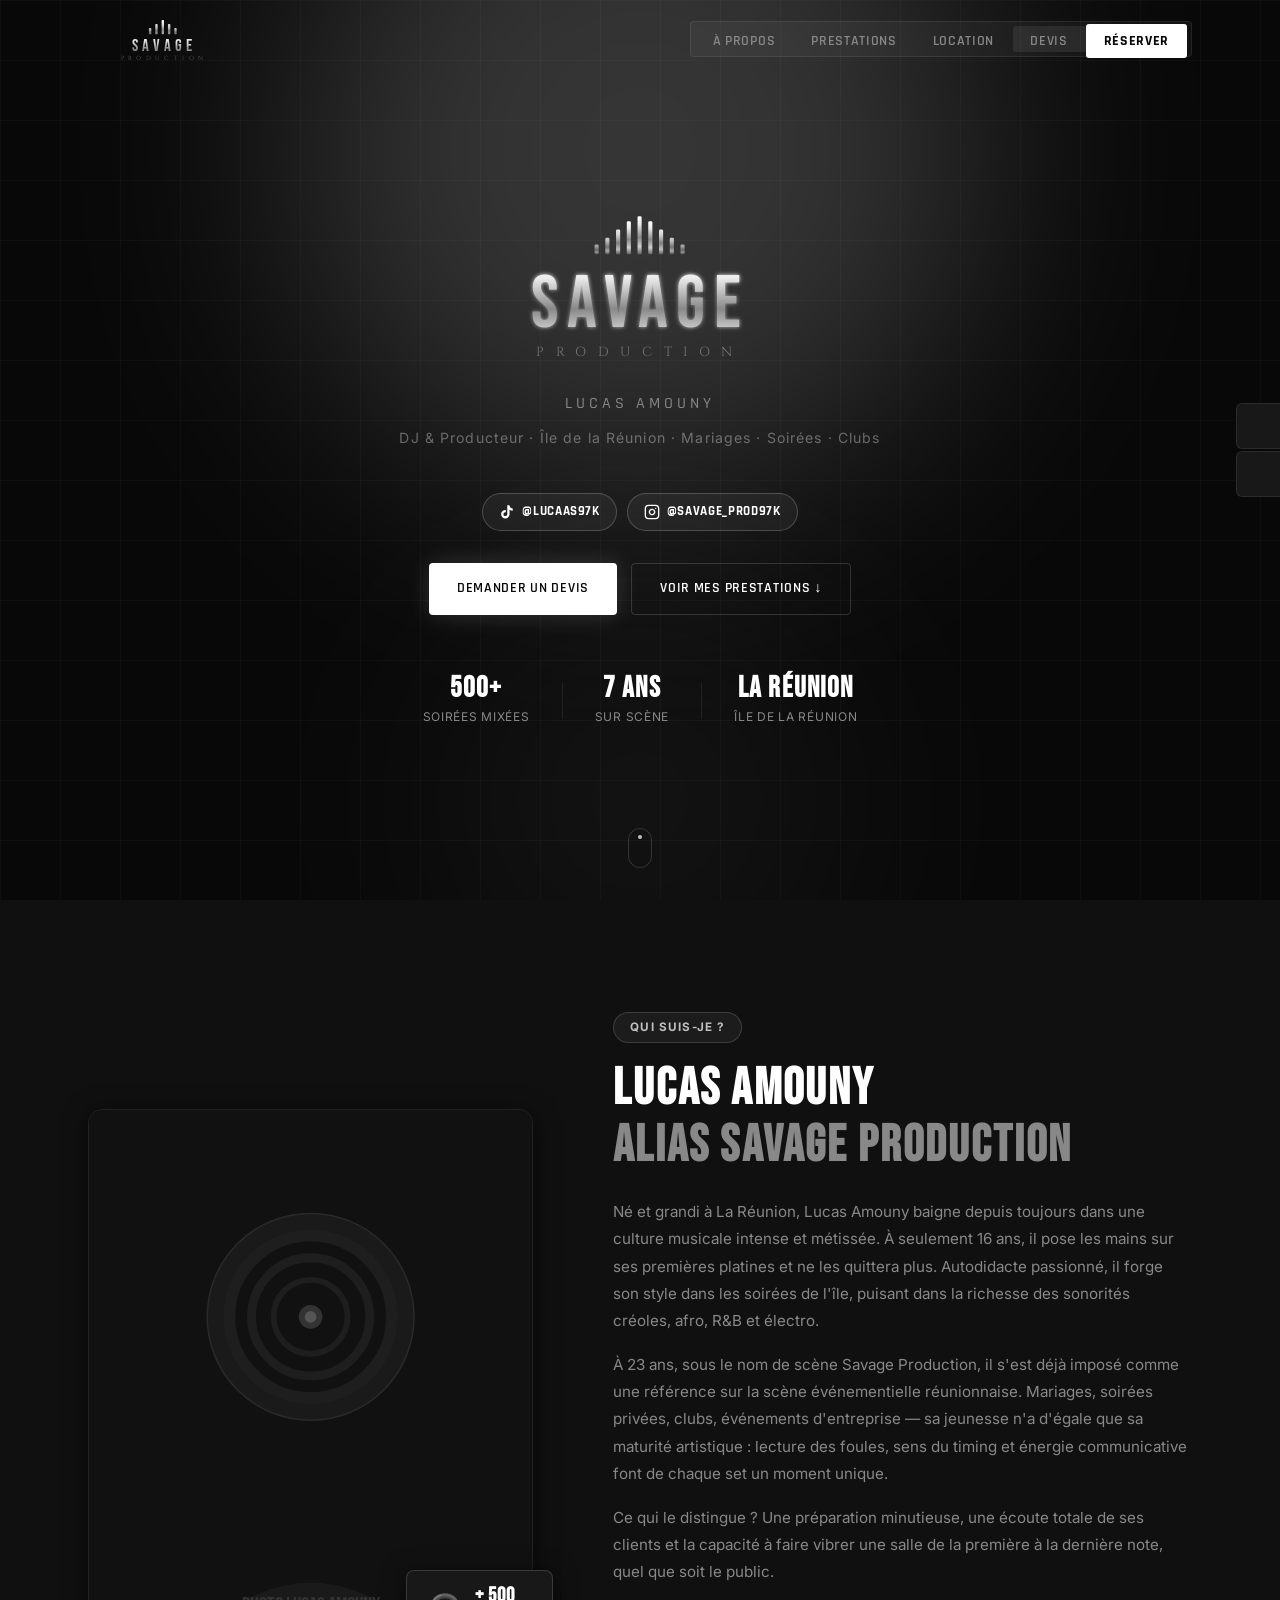
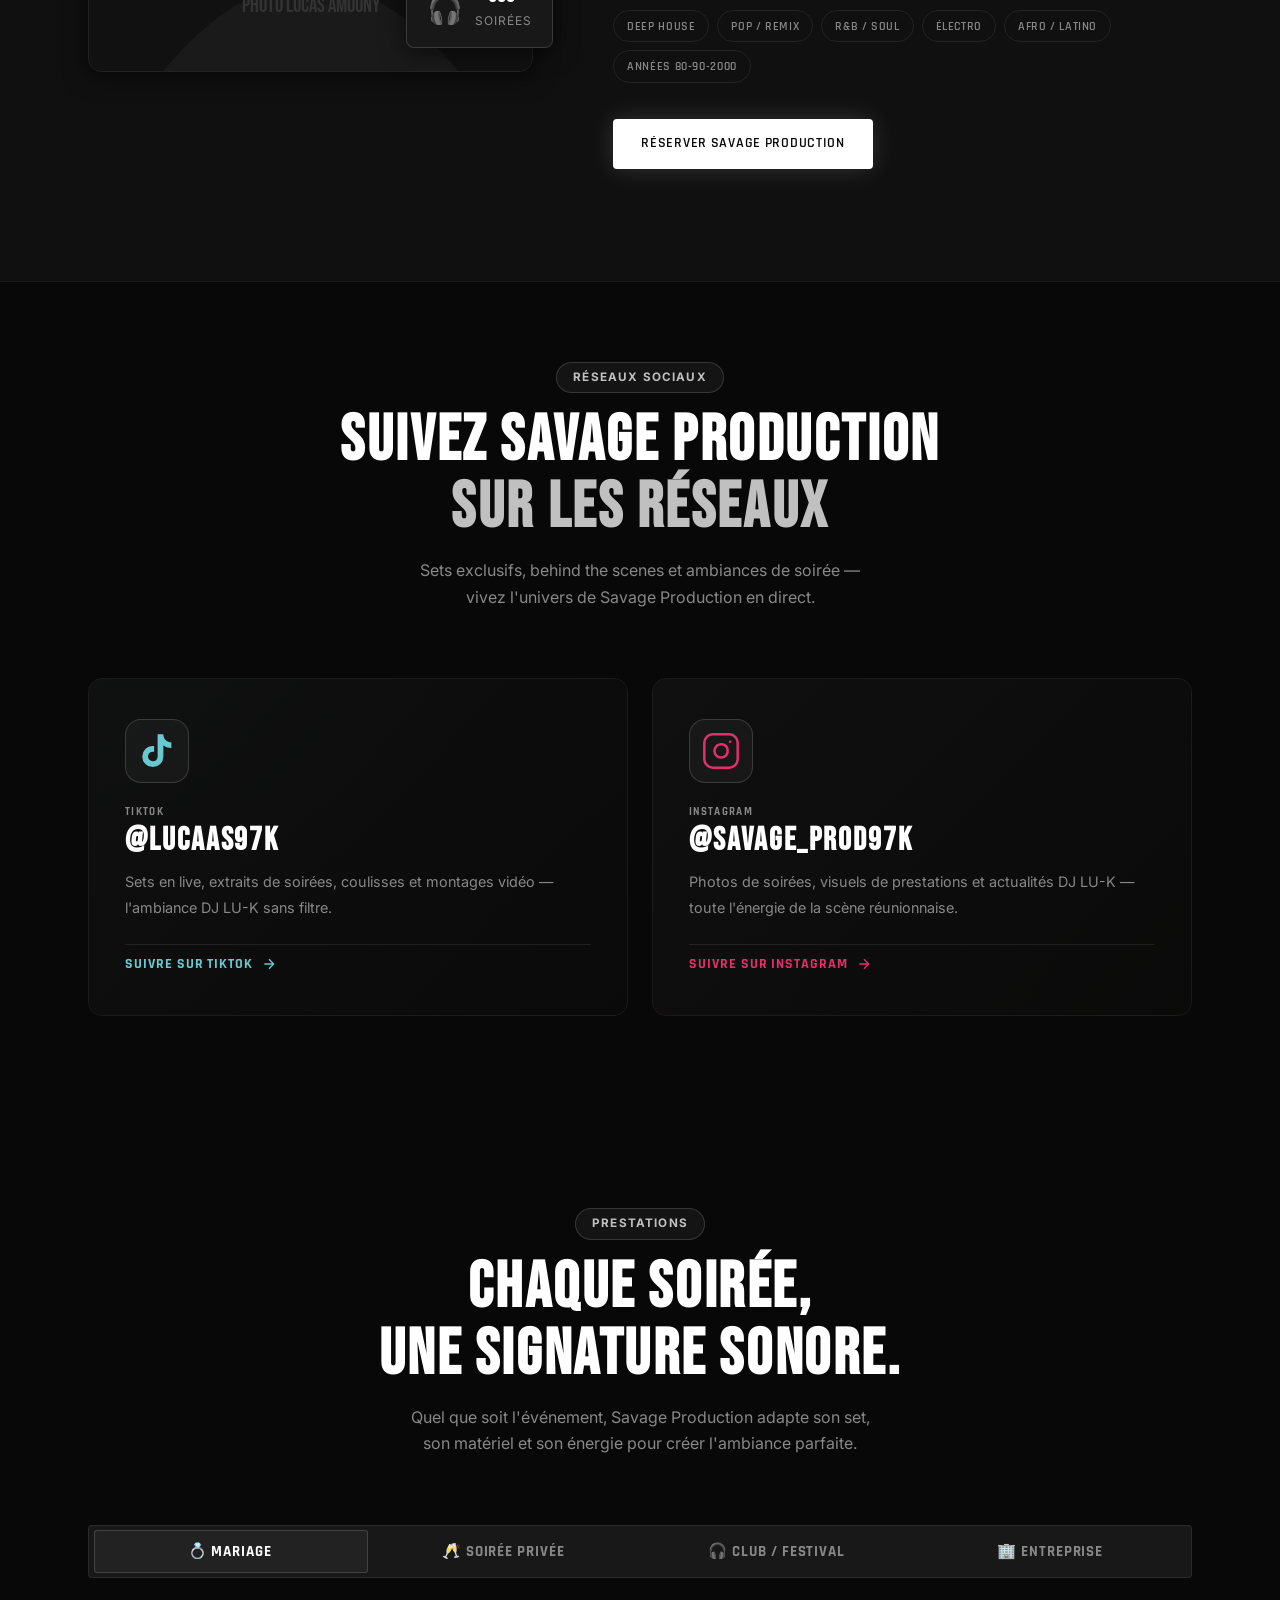
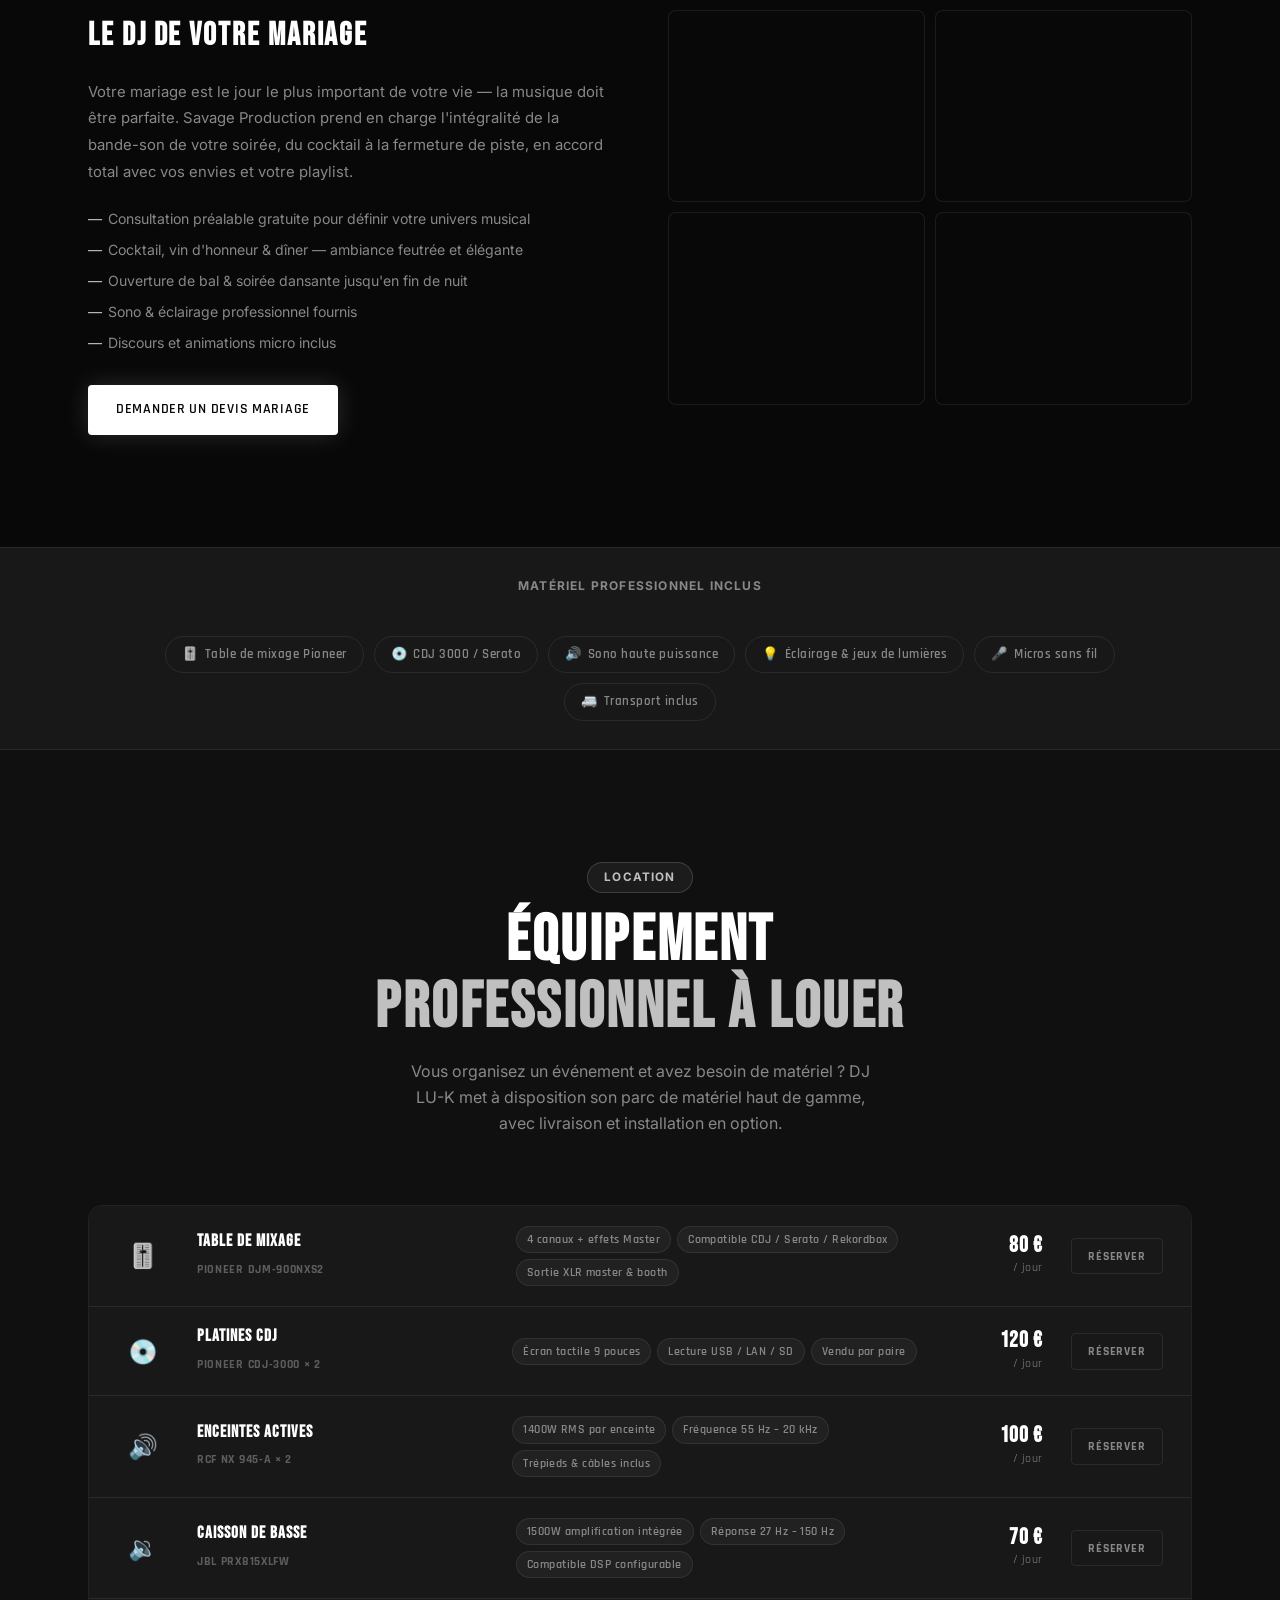
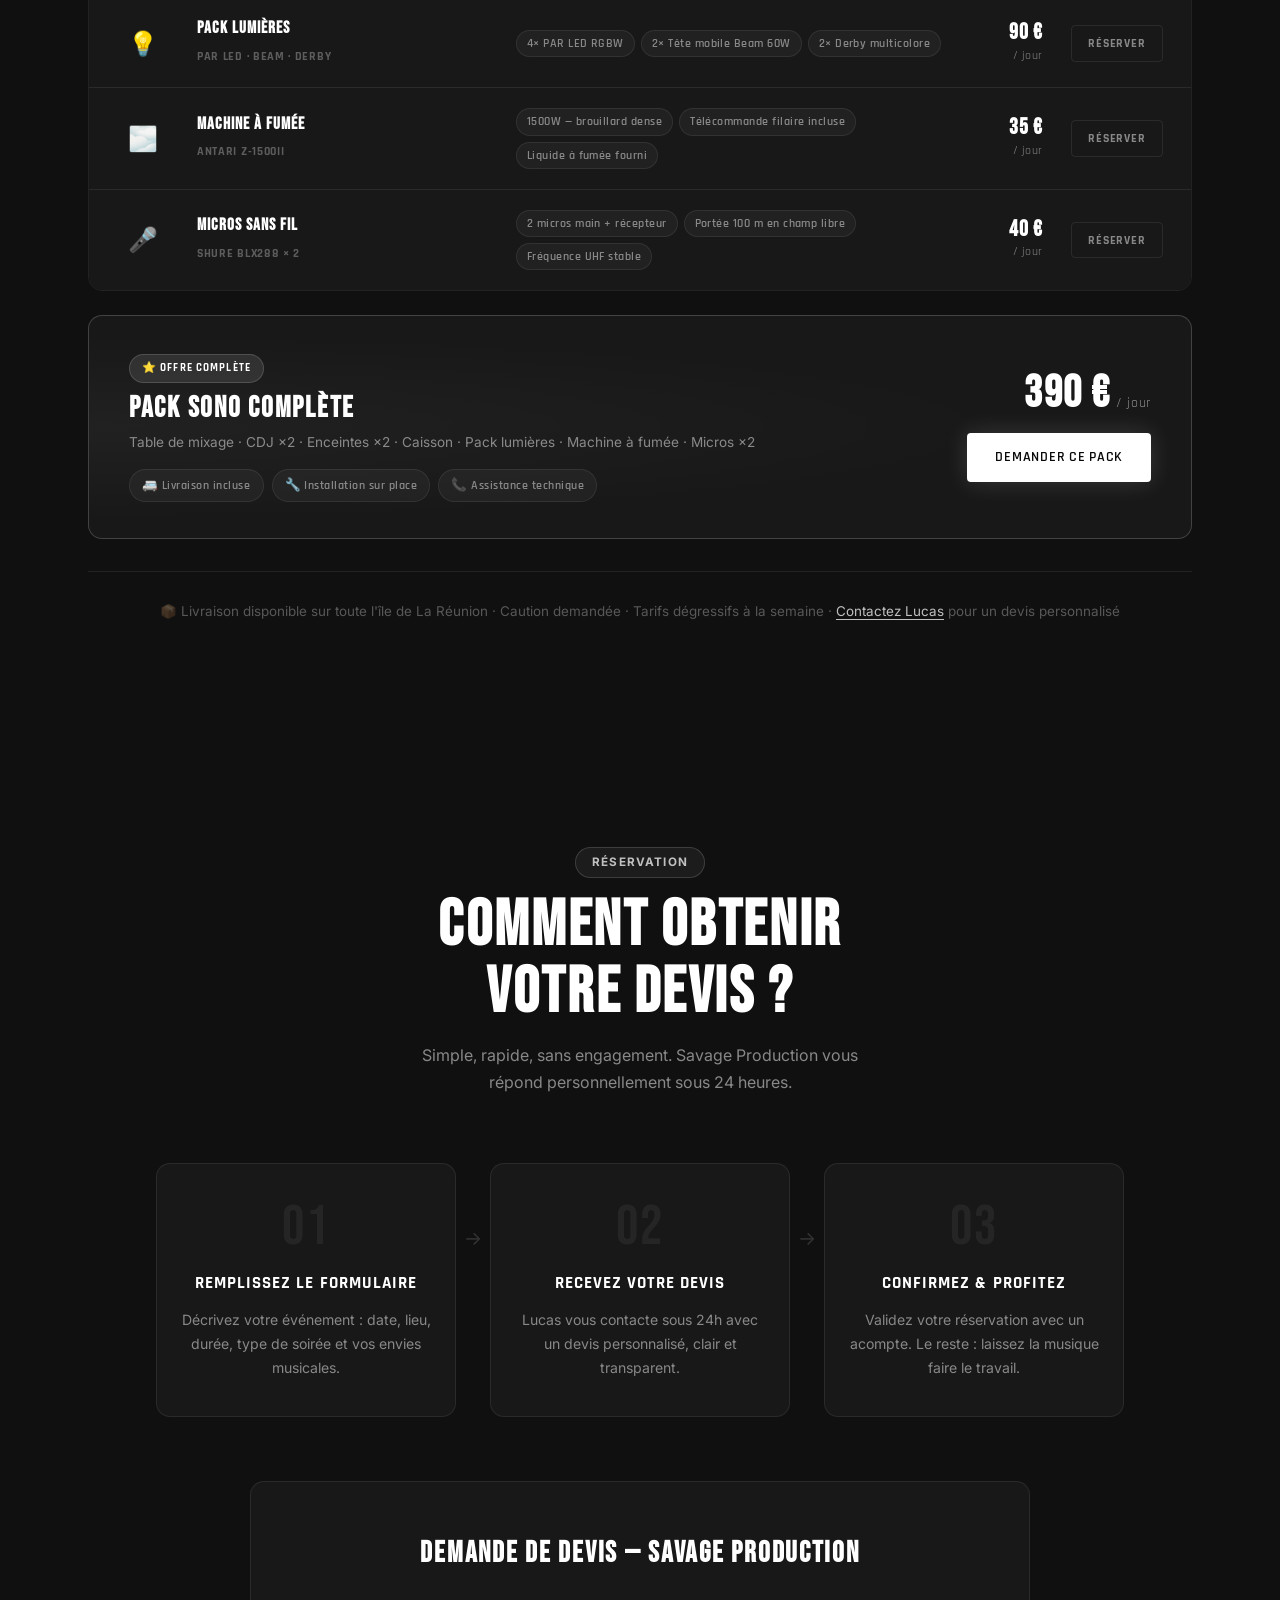
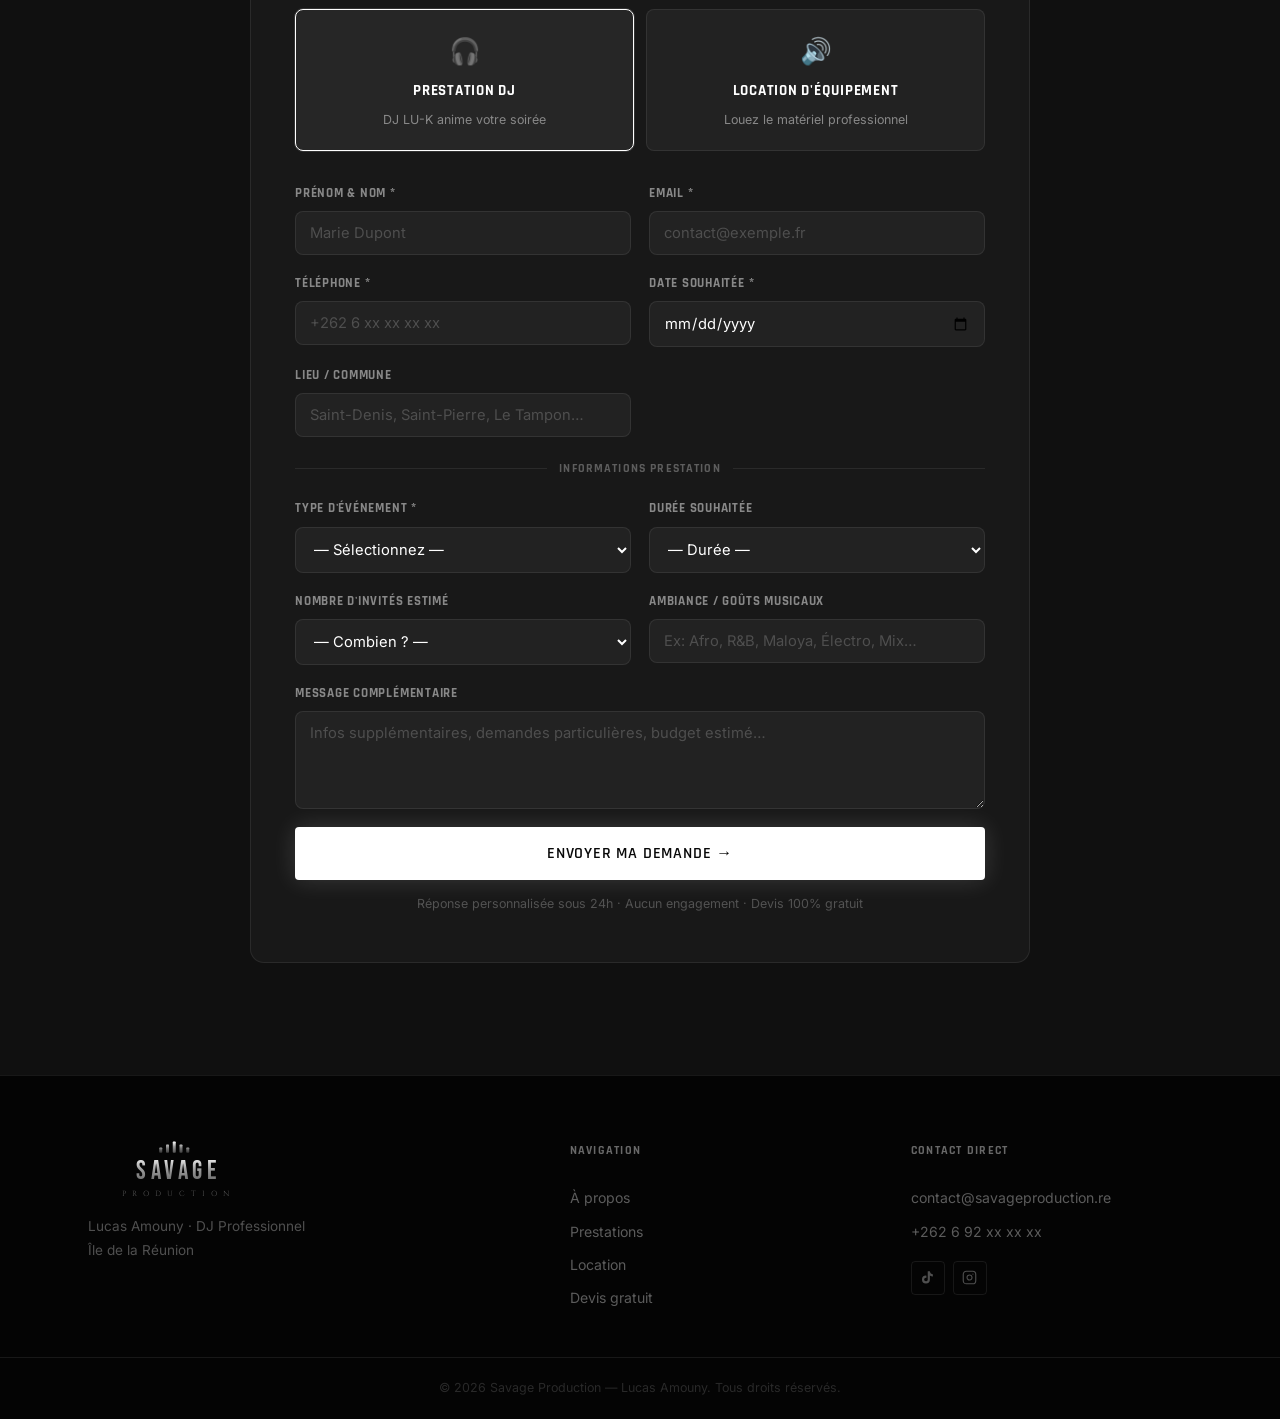
<file: index.html>
<!DOCTYPE html>
<html lang="fr">
<head>
  <meta charset="UTF-8" />
  <meta name="viewport" content="width=device-width, initial-scale=1.0" />
  <title>Savage Production — Lucas Amouny · DJ Professionnel · La Réunion</title>
  <link rel="preconnect" href="https://fonts.googleapis.com" />
  <link rel="preconnect" href="https://fonts.gstatic.com" crossorigin />
  <link href="https://fonts.googleapis.com/css2?family=Bebas+Neue&family=Cinzel:wght@400;600;700&family=Inter:wght@300;400;500;600;700&family=Rajdhani:wght@400;500;600;700&display=swap" rel="stylesheet" />
  <link rel="stylesheet" href="style.css" />
</head>
<body>

  <!-- ── NAVBAR ── -->
  <nav class="navbar" id="navbar">
    <div class="container nav-inner">
      <!-- Logo Savage Production -->
      <a href="#" class="logo">
        <svg class="logo-svg" viewBox="0 0 190 58" xmlns="http://www.w3.org/2000/svg">
          <defs>
            <linearGradient id="chrome-nav" x1="0%" y1="0%" x2="0%" y2="100%">
              <stop offset="0%"   stop-color="#ffffff"/>
              <stop offset="35%"  stop-color="#d8d8d8"/>
              <stop offset="65%"  stop-color="#888"/>
              <stop offset="100%" stop-color="#aaaaaa"/>
            </linearGradient>
          </defs>
          <!-- Égaliseur 5 barres -->
          <rect x="76"  y="15" width="3" height="8"  fill="url(#chrome-nav)" rx="1" opacity=".8"/>
          <rect x="84"  y="10" width="3" height="13" fill="url(#chrome-nav)" rx="1" opacity=".9"/>
          <rect x="92"  y="5"  width="3" height="18" fill="url(#chrome-nav)" rx="1"/>
          <rect x="100" y="10" width="3" height="13" fill="url(#chrome-nav)" rx="1" opacity=".9"/>
          <rect x="108" y="15" width="3" height="8"  fill="url(#chrome-nav)" rx="1" opacity=".8"/>
          <!-- Ligne déco -->
          <line x1="14" y1="26" x2="176" y2="26" stroke="url(#chrome-nav)" stroke-width="0.5" opacity=".35"/>
          <!-- SAVAGE -->
          <text x="95" y="44" text-anchor="middle"
                font-family="'Bebas Neue', sans-serif"
                font-size="21" fill="url(#chrome-nav)" letter-spacing="5">SAVAGE</text>
          <!-- PRODUCTION -->
          <text x="95" y="55" text-anchor="middle"
                font-family="'Cinzel', serif"
                font-size="7.5" fill="#606060" letter-spacing="5.5">PRODUCTION</text>
        </svg>
      </a>
      <ul class="nav-links" id="navLinks">
        <li><a href="#about" data-section="about">À propos</a></li>
        <li><a href="#prestations" data-section="prestations">Prestations</a></li>
        <li><a href="#location" data-section="location">Location</a></li>
        <li><a href="#devis" data-section="devis">Devis</a></li>
        <li><a href="#devis" class="btn-nav">Réserver</a></li>
        <div class="nav-indicator" id="navIndicator"></div>
      </ul>
      <button class="hamburger" id="hamburger" aria-label="Menu">
        <span></span><span></span><span></span>
      </button>
    </div>
  </nav>

  <!-- ── HERO ── -->
  <section class="hero" id="hero">
    <div class="hero-bg">
      <div class="hero-glow g1"></div>
      <div class="hero-glow g2"></div>
      <div class="hero-lines"></div>
    </div>
    <div class="container hero-content">
      <!-- Grand logo centré -->
      <div class="hero-logo">
        <svg viewBox="0 0 460 195" xmlns="http://www.w3.org/2000/svg">
          <defs>
            <linearGradient id="chrome-hero" x1="0%" y1="0%" x2="0%" y2="100%">
              <stop offset="0%"   stop-color="#ffffff"/>
              <stop offset="20%"  stop-color="#ececec"/>
              <stop offset="55%"  stop-color="#888"/>
              <stop offset="80%"  stop-color="#d0d0d0"/>
              <stop offset="100%" stop-color="#606060"/>
            </linearGradient>
            <filter id="glow-sv">
              <feGaussianBlur stdDeviation="2.5" result="blur"/>
              <feMerge><feMergeNode in="blur"/><feMergeNode in="SourceGraphic"/></feMerge>
            </filter>
          </defs>

          <!-- Égaliseur 9 barres -->
          <rect x="175" y="38" width="5" height="12" fill="url(#chrome-hero)" rx="1.5" opacity=".6"/>
          <rect x="188" y="30" width="5" height="20" fill="url(#chrome-hero)" rx="1.5" opacity=".75"/>
          <rect x="201" y="20" width="5" height="30" fill="url(#chrome-hero)" rx="1.5" opacity=".88"/>
          <rect x="214" y="10" width="5" height="40" fill="url(#chrome-hero)" rx="1.5"/>
          <rect x="227" y="4"  width="5" height="46" fill="url(#chrome-hero)" rx="1.5"/>
          <rect x="240" y="10" width="5" height="40" fill="url(#chrome-hero)" rx="1.5"/>
          <rect x="253" y="20" width="5" height="30" fill="url(#chrome-hero)" rx="1.5" opacity=".88"/>
          <rect x="266" y="30" width="5" height="20" fill="url(#chrome-hero)" rx="1.5" opacity=".75"/>
          <rect x="279" y="38" width="5" height="12" fill="url(#chrome-hero)" rx="1.5" opacity=".6"/>

          <!-- Ligne supérieure -->
          <line x1="40" y1="60" x2="420" y2="60" stroke="url(#chrome-hero)" stroke-width="0.7" opacity=".3"/>

          <!-- SAVAGE -->
          <text x="230" y="138"
                text-anchor="middle"
                font-family="'Bebas Neue', sans-serif"
                font-size="90" fill="url(#chrome-hero)"
                filter="url(#glow-sv)"
                letter-spacing="10">SAVAGE</text>

          <!-- Ligne inférieure -->
          <line x1="40" y1="148" x2="420" y2="148" stroke="url(#chrome-hero)" stroke-width="0.7" opacity=".3"/>

          <!-- PRODUCTION -->
          <text x="230" y="173"
                text-anchor="middle"
                font-family="'Cinzel', serif"
                font-size="16" fill="#777"
                letter-spacing="14">PRODUCTION</text>
        </svg>
      </div>
      <p class="hero-name" data-edit="hero_name">Lucas Amouny</p>
      <p class="hero-tag" data-edit="hero_tag">DJ & Producteur · Île de la Réunion · Mariages · Soirées · Clubs</p>
      <!-- Liens sociaux dans le hero -->
      <div class="hero-socials">
        <a href="https://www.tiktok.com/@lucaas97k" target="_blank" rel="noopener" class="hero-social-pill hsoc-tiktok">
          <svg viewBox="0 0 24 24" fill="currentColor" width="16" height="16"><path d="M19.59 6.69a4.83 4.83 0 0 1-3.77-4.25V2h-3.45v13.67a2.89 2.89 0 0 1-2.88 2.5 2.89 2.89 0 0 1-2.89-2.89 2.89 2.89 0 0 1 2.89-2.89c.28 0 .54.04.79.1V9.01a6.34 6.34 0 0 0-.79-.05 6.34 6.34 0 0 0-6.34 6.34 6.34 6.34 0 0 0 6.34 6.34 6.34 6.34 0 0 0 6.33-6.34V8.69a8.22 8.22 0 0 0 4.8 1.53V6.78a4.85 4.85 0 0 1-1.03-.09z"/></svg>
          @lucaas97k
        </a>
        <a href="https://www.instagram.com/savage_prod97k" target="_blank" rel="noopener" class="hero-social-pill hsoc-insta">
          <svg viewBox="0 0 24 24" fill="none" stroke="currentColor" stroke-width="2" stroke-linecap="round" stroke-linejoin="round" width="16" height="16"><rect x="2" y="2" width="20" height="20" rx="5"/><path d="M16 11.37A4 4 0 1 1 12.63 8 4 4 0 0 1 16 11.37z"/><line x1="17.5" y1="6.5" x2="17.51" y2="6.5"/></svg>
          @savage_prod97k
        </a>
      </div>
      <div class="hero-actions">
        <a href="#devis" class="btn btn-light">Demander un devis</a>
        <a href="#prestations" class="btn btn-ghost-w">Voir mes prestations ↓</a>
      </div>
      <div class="hero-stats">
        <div class="hs"><strong>500+</strong><span>Soirées mixées</span></div>
        <div class="hs-sep"></div>
        <div class="hs"><strong>10 ans</strong><span>Sur scène</span></div>
        <div class="hs-sep"></div>
        <div class="hs"><strong>La Réunion</strong><span>Île de la Réunion</span></div>
      </div>
    </div>
    <div class="hero-scroll">
      <div class="scroll-dot"></div>
    </div>
  </section>

  <!-- ── À PROPOS ── -->
  <section class="about section" id="about">
    <div class="container about-grid">
      <div class="about-visual">
        <div class="about-img-wrap">
          <div class="about-img-placeholder">
            <svg viewBox="0 0 300 380" fill="none" xmlns="http://www.w3.org/2000/svg">
              <rect width="300" height="380" fill="#111"/>
              <circle cx="150" cy="140" r="70" fill="#1a1a1a" stroke="#2a2a2a" stroke-width="1"/>
              <path d="M50 380 Q150 260 250 380" fill="#1a1a1a"/>
              <text x="150" y="340" text-anchor="middle" font-family="'Bebas Neue'" font-size="14" fill="#333">PHOTO LUCAS AMOUNY</text>
              <defs>
                <linearGradient id="vinyl" cx="50%" cy="50%" r="50%" gradientUnits="objectBoundingBox">
                  <stop offset="0%" stop-color="#222"/>
                  <stop offset="100%" stop-color="#111"/>
                </linearGradient>
              </defs>
              <circle cx="150" cy="140" r="55" fill="#111" stroke="#1e1e1e" stroke-width="8"/>
              <circle cx="150" cy="140" r="40" fill="none" stroke="#1e1e1e" stroke-width="6"/>
              <circle cx="150" cy="140" r="25" fill="none" stroke="#1e1e1e" stroke-width="4"/>
              <circle cx="150" cy="140" r="8" fill="#333"/>
              <circle cx="150" cy="140" r="4" fill="#555"/>
            </svg>
          </div>
          <div class="about-badge">
            <span>🎧</span>
            <div><strong>+ 500</strong><small>soirées</small></div>
          </div>
        </div>
      </div>
      <div class="about-text">
        <span class="section-tag">Qui suis-je ?</span>
        <h2>Lucas Amouny<br /><em>alias Savage Production</em></h2>
        <p data-edit="bio1">Né et grandi à <strong>La Réunion</strong>, <strong>Lucas Amouny</strong> baigne depuis toujours dans une culture musicale intense et métissée. À seulement 16 ans, il pose les mains sur ses premières platines et ne les quittera plus. Autodidacte passionné, il forge son style dans les soirées de l'île, puisant dans la richesse des sonorités créoles, afro, R&B et électro.</p>
        <p data-edit="bio2">À <strong>23 ans</strong>, sous le nom de scène <strong>Savage Production</strong>, il s'est déjà imposé comme une référence sur la scène événementielle réunionnaise. Mariages, soirées privées, clubs, événements d'entreprise — sa jeunesse n'a d'égale que sa maturité artistique : lecture des foules, sens du timing et énergie communicative font de chaque set un moment unique.</p>
        <p data-edit="bio3">Ce qui le distingue ? Une préparation minutieuse, une écoute totale de ses clients et la capacité à faire vibrer une salle de la première à la dernière note, quel que soit le public.</p>
        <div class="about-tags">
          <span>Deep House</span>
          <span>Pop / Remix</span>
          <span>R&B / Soul</span>
          <span>Électro</span>
          <span>Afro / Latino</span>
          <span>Années 80-90-2000</span>
        </div>
        <a href="#devis" class="btn btn-light mt">Réserver Savage Production</a>
      </div>
    </div>
  </section>

  <!-- ── RÉSEAUX SOCIAUX ── -->
  <section class="reseaux">
    <div class="container">
      <div class="section-header">
        <span class="section-tag">Réseaux sociaux</span>
        <h2>Suivez Savage Production<br /><em>sur les réseaux</em></h2>
        <p>Sets exclusifs, behind the scenes et ambiances de soirée — vivez l'univers de Savage Production en direct.</p>
      </div>
      <div class="social-cards">

        <!-- TikTok -->
        <a href="https://www.tiktok.com/@lucaas97k" target="_blank" rel="noopener" class="social-card social-card--tiktok">
          <div class="scard-bg"></div>
          <div class="scard-inner">
            <div class="scard-icon">
              <svg viewBox="0 0 24 24" fill="currentColor" width="40" height="40"><path d="M19.59 6.69a4.83 4.83 0 0 1-3.77-4.25V2h-3.45v13.67a2.89 2.89 0 0 1-2.88 2.5 2.89 2.89 0 0 1-2.89-2.89 2.89 2.89 0 0 1 2.89-2.89c.28 0 .54.04.79.1V9.01a6.34 6.34 0 0 0-.79-.05 6.34 6.34 0 0 0-6.34 6.34 6.34 6.34 0 0 0 6.34 6.34 6.34 6.34 0 0 0 6.33-6.34V8.69a8.22 8.22 0 0 0 4.8 1.53V6.78a4.85 4.85 0 0 1-1.03-.09z"/></svg>
            </div>
            <div class="scard-text">
              <span class="scard-platform">TikTok</span>
              <h3>@lucaas97k</h3>
              <p>Sets en live, extraits de soirées, coulisses et montages vidéo — l'ambiance DJ LU-K sans filtre.</p>
            </div>
            <div class="scard-cta">
              Suivre sur TikTok
              <svg viewBox="0 0 24 24" fill="none" stroke="currentColor" stroke-width="2" width="16" height="16"><path d="M5 12h14M12 5l7 7-7 7"/></svg>
            </div>
          </div>
        </a>

        <!-- Instagram -->
        <a href="https://www.instagram.com/savage_prod97k" target="_blank" rel="noopener" class="social-card social-card--insta">
          <div class="scard-bg"></div>
          <div class="scard-inner">
            <div class="scard-icon">
              <svg viewBox="0 0 24 24" fill="none" stroke="currentColor" stroke-width="1.5" stroke-linecap="round" stroke-linejoin="round" width="40" height="40"><rect x="2" y="2" width="20" height="20" rx="5"/><path d="M16 11.37A4 4 0 1 1 12.63 8 4 4 0 0 1 16 11.37z"/><line x1="17.5" y1="6.5" x2="17.51" y2="6.5"/></svg>
            </div>
            <div class="scard-text">
              <span class="scard-platform">Instagram</span>
              <h3>@savage_prod97k</h3>
              <p>Photos de soirées, visuels de prestations et actualités DJ LU-K — toute l'énergie de la scène réunionnaise.</p>
            </div>
            <div class="scard-cta">
              Suivre sur Instagram
              <svg viewBox="0 0 24 24" fill="none" stroke="currentColor" stroke-width="2" width="16" height="16"><path d="M5 12h14M12 5l7 7-7 7"/></svg>
            </div>
          </div>
        </a>

      </div>
    </div>
  </section>

  <!-- ── PRESTATIONS ── -->
  <section class="prestations section" id="prestations">
    <div class="container">
      <div class="section-header">
        <span class="section-tag">Prestations</span>
        <h2>Chaque soirée,<br />une signature sonore.</h2>
        <p>Quel que soit l'événement, Savage Production adapte son set, son matériel et son énergie pour créer l'ambiance parfaite.</p>
      </div>

      <!-- Onglets prestations -->
      <div class="ptabs">
        <div class="ptab-list" role="tablist">
          <button class="ptab active" data-tab="mariage">💍 Mariage</button>
          <button class="ptab" data-tab="prive">🥂 Soirée Privée</button>
          <button class="ptab" data-tab="club">🎧 Club / Festival</button>
          <button class="ptab" data-tab="entreprise">🏢 Entreprise</button>
          <div class="ptab-slider" id="ptabSlider"></div>
        </div>

        <!-- Mariage -->
        <div class="ptab-panel active" data-panel="mariage">
          <div class="ppanel-grid">
            <div class="ppanel-content">
              <h3>Le DJ de votre mariage</h3>
              <p>Votre mariage est le jour le plus important de votre vie — la musique doit être parfaite. DJ LU-K prend en charge l'intégralité de la bande-son de votre soirée, du cocktail à la fermeture de piste, en accord total avec vos envies et votre playlist.</p>
              <ul class="ppanel-list">
                <li>Consultation préalable gratuite pour définir votre univers musical</li>
                <li>Cocktail, vin d'honneur & dîner — ambiance feutrée et élégante</li>
                <li>Ouverture de bal & soirée dansante jusqu'en fin de nuit</li>
                <li>Sono & éclairage professionnel fournis</li>
                <li>Discours et animations micro inclus</li>
              </ul>
              <a href="#devis" class="btn btn-light">Demander un devis mariage</a>
            </div>
            <div class="ppanel-photos">
              <div class="pphoto pp-1"></div>
              <div class="pphoto pp-2"></div>
              <div class="pphoto pp-3"></div>
              <div class="pphoto pp-4"></div>
            </div>
          </div>
        </div>

        <!-- Soirée Privée -->
        <div class="ptab-panel" data-panel="prive">
          <div class="ppanel-grid">
            <div class="ppanel-content">
              <h3>Vos soirées privées</h3>
              <p>Anniversaire, garden-party, réveillon ou soirée surprise — DJ LU-K transforme votre événement privé en une fête inoubliable. Du set d'ambiance pour l'apéro jusqu'au mix enflammé de fin de soirée, il sait faire monter la sauce à son rythme.</p>
              <ul class="ppanel-list">
                <li>Set entièrement personnalisé selon vos goûts</li>
                <li>Matériel professionnel autonome et discret</li>
                <li>Animation micro et jeux si souhaité</li>
                <li>Disponible à domicile, en salle, sous chapiteau</li>
                <li>Formules de 2h à toute la nuit</li>
              </ul>
              <a href="#devis" class="btn btn-light">Demander un devis soirée</a>
            </div>
            <div class="ppanel-photos">
              <div class="pphoto pp-5"></div>
              <div class="pphoto pp-6"></div>
              <div class="pphoto pp-7"></div>
              <div class="pphoto pp-8"></div>
            </div>
          </div>
        </div>

        <!-- Club / Festival -->
        <div class="ptab-panel" data-panel="club">
          <div class="ppanel-grid">
            <div class="ppanel-content">
              <h3>Club & Festival</h3>
              <p>La scène est son terrain de jeu. Avec une technique affûtée et une énergie communicative, DJ LU-K envoie des sets qui font chavirer les dancefloors. Sa maîtrise des transitions, du beatmatching et de la lecture de salle en fait un artiste fiable et percutant.</p>
              <ul class="ppanel-list">
                <li>Set DJ en club, bar ou festival — tous styles</li>
                <li>Rider technique disponible sur demande</li>
                <li>Ouverture, warm-up ou set principal</li>
                <li>Expérience scène : Ninkasi, Le Brin, Halle Tony Garnier…</li>
                <li>Mixes disponibles sur demande pour audition</li>
              </ul>
              <a href="#devis" class="btn btn-light">Demander un devis club</a>
            </div>
            <div class="ppanel-photos">
              <div class="pphoto pp-9"></div>
              <div class="pphoto pp-10"></div>
              <div class="pphoto pp-11"></div>
              <div class="pphoto pp-12"></div>
            </div>
          </div>
        </div>

        <!-- Entreprise -->
        <div class="ptab-panel" data-panel="entreprise">
          <div class="ppanel-grid">
            <div class="ppanel-content">
              <h3>Événements d'entreprise</h3>
              <p>Soirée de fin d'année, séminaire, lancement de produit ou team building — DJ LU-K apporte une touche musicale professionnelle et mémorable à vos événements corporate, en adaptant parfaitement l'ambiance à votre image de marque.</p>
              <ul class="ppanel-list">
                <li>Fond sonore élégant pour cocktail & networking</li>
                <li>Animation soirée dansante en deuxième partie</li>
                <li>Image professionnelle et tenue adaptée</li>
                <li>Coordination avec vos autres prestataires</li>
                <li>Expérience avec groupes de 20 à 1 500 personnes</li>
              </ul>
              <a href="#devis" class="btn btn-light">Demander un devis entreprise</a>
            </div>
            <div class="ppanel-photos">
              <div class="pphoto pp-13"></div>
              <div class="pphoto pp-14"></div>
              <div class="pphoto pp-15"></div>
              <div class="pphoto pp-16"></div>
            </div>
          </div>
        </div>
      </div>
    </div>
  </section>

  <!-- ── MATÉRIEL ── -->
  <section class="materiel">
    <div class="container materiel-inner">
      <p class="mat-label">Matériel professionnel inclus</p>
      <div class="mat-items">
        <div class="mat-item"><span>🎚️</span> Table de mixage Pioneer</div>
        <div class="mat-item"><span>💿</span> CDJ 3000 / Serato</div>
        <div class="mat-item"><span>🔊</span> Sono haute puissance</div>
        <div class="mat-item"><span>💡</span> Éclairage & jeux de lumières</div>
        <div class="mat-item"><span>🎤</span> Micros sans fil</div>
        <div class="mat-item"><span>🚐</span> Transport inclus</div>
      </div>
    </div>
  </section>

  <!-- ── LOCATION D'ÉQUIPEMENT ── -->
  <section class="location section" id="location">
    <div class="container">
      <div class="section-header">
        <span class="section-tag">Location</span>
        <h2>Équipement<br /><em>professionnel à louer</em></h2>
        <p>Vous organisez un événement et avez besoin de matériel ? DJ LU-K met à disposition son parc de matériel haut de gamme, avec livraison et installation en option.</p>
      </div>

      <!-- Liste équipements -->
      <div class="loc-list">

        <div class="loc-row">
          <div class="loc-row-icon">🎚️</div>
          <div class="loc-row-name">
            <h4>Table de mixage</h4>
            <span>Pioneer DJM-900NXS2</span>
          </div>
          <div class="loc-row-tags">
            <span>4 canaux</span>
            <span>Serato / Rekordbox</span>
            <span>Sortie XLR</span>
          </div>
          <div class="loc-row-price"><strong>80 €</strong><em>/ jour</em></div>
          <a href="#devis" class="loc-row-btn">Réserver</a>
        </div>

        <div class="loc-row">
          <div class="loc-row-icon">💿</div>
          <div class="loc-row-name">
            <h4>Platines CDJ</h4>
            <span>Pioneer CDJ-3000 × 2</span>
          </div>
          <div class="loc-row-tags">
            <span>Écran tactile 9"</span>
            <span>USB / LAN / SD</span>
            <span>Par paire</span>
          </div>
          <div class="loc-row-price"><strong>120 €</strong><em>/ jour</em></div>
          <a href="#devis" class="loc-row-btn">Réserver</a>
        </div>

        <div class="loc-row">
          <div class="loc-row-icon">🔊</div>
          <div class="loc-row-name">
            <h4>Enceintes actives</h4>
            <span>RCF NX 945-A × 2</span>
          </div>
          <div class="loc-row-tags">
            <span>1400W / unité</span>
            <span>55 Hz – 20 kHz</span>
            <span>Trépieds inclus</span>
          </div>
          <div class="loc-row-price"><strong>100 €</strong><em>/ jour</em></div>
          <a href="#devis" class="loc-row-btn">Réserver</a>
        </div>

        <div class="loc-row">
          <div class="loc-row-icon">🔉</div>
          <div class="loc-row-name">
            <h4>Caisson de basse</h4>
            <span>JBL PRX815XLFW</span>
          </div>
          <div class="loc-row-tags">
            <span>1500W</span>
            <span>27 Hz – 150 Hz</span>
            <span>DSP intégré</span>
          </div>
          <div class="loc-row-price"><strong>70 €</strong><em>/ jour</em></div>
          <a href="#devis" class="loc-row-btn">Réserver</a>
        </div>

        <div class="loc-row">
          <div class="loc-row-icon">💡</div>
          <div class="loc-row-name">
            <h4>Pack Lumières</h4>
            <span>PAR LED + Beam + Derby</span>
          </div>
          <div class="loc-row-tags">
            <span>4× PAR LED RGBW</span>
            <span>2× Beam 60W</span>
            <span>2× Derby</span>
          </div>
          <div class="loc-row-price"><strong>90 €</strong><em>/ jour</em></div>
          <a href="#devis" class="loc-row-btn">Réserver</a>
        </div>

        <div class="loc-row">
          <div class="loc-row-icon">🌫️</div>
          <div class="loc-row-name">
            <h4>Machine à fumée</h4>
            <span>Antari Z-1500II</span>
          </div>
          <div class="loc-row-tags">
            <span>1500W</span>
            <span>Brouillard dense</span>
            <span>Liquide fourni</span>
          </div>
          <div class="loc-row-price"><strong>35 €</strong><em>/ jour</em></div>
          <a href="#devis" class="loc-row-btn">Réserver</a>
        </div>

        <div class="loc-row">
          <div class="loc-row-icon">🎤</div>
          <div class="loc-row-name">
            <h4>Micros sans fil</h4>
            <span>Shure BLX288 × 2</span>
          </div>
          <div class="loc-row-tags">
            <span>2 micros + récepteur</span>
            <span>Portée 100 m</span>
            <span>UHF stable</span>
          </div>
          <div class="loc-row-price"><strong>40 €</strong><em>/ jour</em></div>
          <a href="#devis" class="loc-row-btn">Réserver</a>
        </div>

      </div>

      <!-- Pack complet -->
      <div class="loc-pack">
        <div class="loc-pack-left">
          <span class="loc-pack-badge">⭐ Offre complète</span>
          <h3>Pack Sono Complète</h3>
          <p>Table de mixage · CDJ ×2 · Enceintes ×2 · Caisson · Pack lumières · Machine à fumée · Micros ×2</p>
          <div class="loc-pack-chips">
            <span>🚐 Livraison incluse</span>
            <span>🔧 Installation sur place</span>
            <span>📞 Assistance technique</span>
          </div>
        </div>
        <div class="loc-pack-right">
          <div class="loc-pack-price"><strong>390 €</strong><em>/ jour</em></div>
          <a href="#devis" class="btn btn-light">Demander ce pack</a>
        </div>
      </div>

      <p class="loc-note">📦 Livraison disponible sur toute l'île de La Réunion · Caution demandée · Tarifs dégressifs à la semaine · <a href="#devis">Contactez Lucas</a> pour un devis personnalisé</p>
    </div>
  </section>

  <!-- ── DEVIS ── -->
  <section class="devis section" id="devis">
    <div class="container">
      <div class="section-header">
        <span class="section-tag">Réservation</span>
        <h2>Comment obtenir<br />votre devis ?</h2>
        <p>Simple, rapide, sans engagement. Savage Production vous répond personnellement sous 24 heures.</p>
      </div>

      <!-- Étapes -->
      <div class="devis-steps">
        <div class="dstep">
          <div class="dstep-num">01</div>
          <h4>Remplissez le formulaire</h4>
          <p>Décrivez votre événement : date, lieu, durée, type de soirée et vos envies musicales.</p>
        </div>
        <div class="dstep-arrow">→</div>
        <div class="dstep">
          <div class="dstep-num">02</div>
          <h4>Recevez votre devis</h4>
          <p>Lucas vous contacte sous 24h avec un devis personnalisé, clair et transparent.</p>
        </div>
        <div class="dstep-arrow">→</div>
        <div class="dstep">
          <div class="dstep-num">03</div>
          <h4>Confirmez & profitez</h4>
          <p>Validez votre réservation avec un acompte. Le reste : laissez la musique faire le travail.</p>
        </div>
      </div>

      <!-- Formulaire Netlify -->
      <form class="devis-form" name="devis-dj-luk" method="POST" data-netlify="true" netlify-honeypot="bot-field" id="devisForm">
        <input type="hidden" name="form-name" value="devis-dj-luk" />
        <p style="display:none"><input name="bot-field" /></p>

        <h3>Demande de devis — Savage Production</h3>

        <!-- ── Choix type de demande ── -->
        <div class="ftt-wrap">
          <label class="ftt-option ftt-active" id="ftt-label-prestation">
            <input type="radio" name="type_demande" value="Prestation DJ" checked />
            <div class="ftt-card">
              <span class="ftt-icon">🎧</span>
              <strong>Prestation DJ</strong>
              <small>DJ LU-K anime votre soirée</small>
            </div>
          </label>
          <label class="ftt-option" id="ftt-label-location">
            <input type="radio" name="type_demande" value="Location d'équipement" />
            <div class="ftt-card">
              <span class="ftt-icon">🔊</span>
              <strong>Location d'équipement</strong>
              <small>Louez le matériel professionnel</small>
            </div>
          </label>
        </div>

        <!-- ── Champs communs ── -->
        <div class="form-row">
          <div class="form-group">
            <label for="prenom">Prénom & Nom *</label>
            <input type="text" id="prenom" name="nom" placeholder="Marie Dupont" required />
          </div>
          <div class="form-group">
            <label for="email">Email *</label>
            <input type="email" id="email" name="email" placeholder="contact@exemple.fr" required />
          </div>
        </div>
        <div class="form-row">
          <div class="form-group">
            <label for="tel">Téléphone *</label>
            <input type="tel" id="tel" name="telephone" placeholder="+262 6 xx xx xx xx" required />
          </div>
          <div class="form-group">
            <label for="date">Date souhaitée *</label>
            <input type="date" id="date" name="date" required />
          </div>
        </div>
        <div class="form-row">
          <div class="form-group">
            <label for="lieu">Lieu / Commune</label>
            <input type="text" id="lieu" name="lieu" placeholder="Saint-Denis, Saint-Pierre, Le Tampon…" />
          </div>
        </div>

        <!-- ── Section Prestation DJ ── -->
        <div class="form-section" id="section-prestation">
          <div class="form-section-divider"><span>Informations prestation</span></div>
          <div class="form-row">
            <div class="form-group">
              <label for="type_event">Type d'événement *</label>
              <select id="type_event" name="type_evenement">
                <option value="">— Sélectionnez —</option>
                <option>💍 Mariage</option>
                <option>🎂 Anniversaire</option>
                <option>🥂 Soirée privée</option>
                <option>🎧 Club / Festival</option>
                <option>🏢 Événement entreprise</option>
                <option>✨ Autre</option>
              </select>
            </div>
            <div class="form-group">
              <label for="duree">Durée souhaitée</label>
              <select id="duree" name="duree">
                <option value="">— Durée —</option>
                <option>2h</option>
                <option>3h</option>
                <option>4h</option>
                <option>5h</option>
                <option>Toute la nuit (6h+)</option>
                <option>À définir</option>
              </select>
            </div>
          </div>
          <div class="form-row">
            <div class="form-group">
              <label for="invites">Nombre d'invités estimé</label>
              <select id="invites" name="invites">
                <option value="">— Combien ? —</option>
                <option>Moins de 50</option>
                <option>50 – 100</option>
                <option>100 – 200</option>
                <option>200 – 500</option>
                <option>Plus de 500</option>
              </select>
            </div>
            <div class="form-group">
              <label for="musique">Ambiance / Goûts musicaux</label>
              <input type="text" id="musique" name="musique" placeholder="Ex: Afro, R&B, Maloya, Électro, Mix…" />
            </div>
          </div>
        </div>

        <!-- ── Section Location ── -->
        <div class="form-section hidden" id="section-location">
          <div class="form-section-divider"><span>Équipements souhaités</span></div>
          <div class="form-check-grid">

            <label class="form-check">
              <input type="checkbox" name="equipement[]" value="Table de mixage Pioneer DJM-900NXS2 — 80€/j" />
              <div class="fcheck-tick"><svg viewBox="0 0 12 10" fill="none"><polyline points="1,5 4.5,9 11,1" stroke="currentColor" stroke-width="1.8" stroke-linecap="round" stroke-linejoin="round"/></svg></div>
              <div class="fcheck-icon">🎚️</div>
              <div class="fcheck-body"><strong>Table de mixage</strong><span>Pioneer DJM-900NXS2</span></div>
              <div class="fcheck-price">80 €<em>/j</em></div>
            </label>

            <label class="form-check">
              <input type="checkbox" name="equipement[]" value="Platines CDJ Pioneer CDJ-3000 ×2 — 120€/j" />
              <div class="fcheck-tick"><svg viewBox="0 0 12 10" fill="none"><polyline points="1,5 4.5,9 11,1" stroke="currentColor" stroke-width="1.8" stroke-linecap="round" stroke-linejoin="round"/></svg></div>
              <div class="fcheck-icon">💿</div>
              <div class="fcheck-body"><strong>Platines CDJ</strong><span>Pioneer CDJ-3000 × 2</span></div>
              <div class="fcheck-price">120 €<em>/j</em></div>
            </label>

            <label class="form-check">
              <input type="checkbox" name="equipement[]" value="Enceintes actives RCF NX 945-A ×2 — 100€/j" />
              <div class="fcheck-tick"><svg viewBox="0 0 12 10" fill="none"><polyline points="1,5 4.5,9 11,1" stroke="currentColor" stroke-width="1.8" stroke-linecap="round" stroke-linejoin="round"/></svg></div>
              <div class="fcheck-icon">🔊</div>
              <div class="fcheck-body"><strong>Enceintes actives</strong><span>RCF NX 945-A × 2</span></div>
              <div class="fcheck-price">100 €<em>/j</em></div>
            </label>

            <label class="form-check">
              <input type="checkbox" name="equipement[]" value="Caisson de basse JBL PRX815XLFW — 70€/j" />
              <div class="fcheck-tick"><svg viewBox="0 0 12 10" fill="none"><polyline points="1,5 4.5,9 11,1" stroke="currentColor" stroke-width="1.8" stroke-linecap="round" stroke-linejoin="round"/></svg></div>
              <div class="fcheck-icon">🔉</div>
              <div class="fcheck-body"><strong>Caisson de basse</strong><span>JBL PRX815XLFW</span></div>
              <div class="fcheck-price">70 €<em>/j</em></div>
            </label>

            <label class="form-check">
              <input type="checkbox" name="equipement[]" value="Pack Lumières PAR LED + Beam + Derby — 90€/j" />
              <div class="fcheck-tick"><svg viewBox="0 0 12 10" fill="none"><polyline points="1,5 4.5,9 11,1" stroke="currentColor" stroke-width="1.8" stroke-linecap="round" stroke-linejoin="round"/></svg></div>
              <div class="fcheck-icon">💡</div>
              <div class="fcheck-body"><strong>Pack Lumières</strong><span>PAR LED · Beam · Derby</span></div>
              <div class="fcheck-price">90 €<em>/j</em></div>
            </label>

            <label class="form-check">
              <input type="checkbox" name="equipement[]" value="Machine à fumée Antari Z-1500II — 35€/j" />
              <div class="fcheck-tick"><svg viewBox="0 0 12 10" fill="none"><polyline points="1,5 4.5,9 11,1" stroke="currentColor" stroke-width="1.8" stroke-linecap="round" stroke-linejoin="round"/></svg></div>
              <div class="fcheck-icon">🌫️</div>
              <div class="fcheck-body"><strong>Machine à fumée</strong><span>Antari Z-1500II</span></div>
              <div class="fcheck-price">35 €<em>/j</em></div>
            </label>

            <label class="form-check form-check--featured">
              <input type="checkbox" name="equipement[]" value="Micros sans fil Shure BLX288 ×2 — 40€/j" />
              <div class="fcheck-tick"><svg viewBox="0 0 12 10" fill="none"><polyline points="1,5 4.5,9 11,1" stroke="currentColor" stroke-width="1.8" stroke-linecap="round" stroke-linejoin="round"/></svg></div>
              <div class="fcheck-icon">🎤</div>
              <div class="fcheck-body"><strong>Micros sans fil</strong><span>Shure BLX288 × 2</span></div>
              <div class="fcheck-price">40 €<em>/j</em></div>
            </label>

            <label class="form-check form-check--featured">
              <input type="checkbox" name="equipement[]" value="Pack Sono Complète (tout inclus) — 390€/j" />
              <div class="fcheck-tick"><svg viewBox="0 0 12 10" fill="none"><polyline points="1,5 4.5,9 11,1" stroke="currentColor" stroke-width="1.8" stroke-linecap="round" stroke-linejoin="round"/></svg></div>
              <div class="fcheck-icon">⭐</div>
              <div class="fcheck-body"><strong>Pack Sono Complète</strong><span>Tout inclus · Livraison · Installation</span></div>
              <div class="fcheck-price fcheck-price--big">390 €<em>/j</em></div>
            </label>

          </div>
          <div class="form-row" style="margin-top:18px">
            <div class="form-group">
              <label for="nb_jours">Nombre de jours</label>
              <select id="nb_jours" name="nb_jours">
                <option value="">— Durée —</option>
                <option>1 jour</option>
                <option>2 jours</option>
                <option>3 jours</option>
                <option>1 semaine</option>
                <option>Plus d'une semaine</option>
                <option>À définir</option>
              </select>
            </div>
            <div class="form-group">
              <label for="livraison">Livraison & installation</label>
              <select id="livraison" name="livraison">
                <option value="">— Souhaitée ? —</option>
                <option>Oui, avec installation</option>
                <option>Livraison sans installation</option>
                <option>Je viens récupérer sur place</option>
              </select>
            </div>
          </div>
        </div>

        <!-- ── Message ── -->
        <div class="form-group">
          <label for="message">Message complémentaire</label>
          <textarea id="message" name="message" rows="4" placeholder="Infos supplémentaires, demandes particulières, budget estimé…"></textarea>
        </div>

        <button type="submit" class="btn btn-light btn-full">Envoyer ma demande →</button>
        <p class="form-note">Réponse personnalisée sous 24h · Aucun engagement · Devis 100% gratuit</p>
        <div id="formSuccess" class="form-success hidden">
          ✓ Message envoyé ! Savage Production vous recontacte sous 24 heures.
        </div>
      </form>
    </div>
  </section>

  <!-- ── FOOTER ── -->
  <footer class="footer">
    <div class="container footer-inner">
      <div class="footer-left">
        <svg class="footer-logo-svg" viewBox="0 0 240 82" xmlns="http://www.w3.org/2000/svg">
          <defs>
            <linearGradient id="chrome-foot" x1="0%" y1="0%" x2="0%" y2="100%">
              <stop offset="0%"  stop-color="#fff"/>
              <stop offset="45%" stop-color="#999"/>
              <stop offset="100%" stop-color="#555"/>
            </linearGradient>
          </defs>
          <!-- 5 barres égaliseur -->
          <rect x="95"  y="10" width="4" height="7"  fill="url(#chrome-foot)" rx="1" opacity=".6"/>
          <rect x="104" y="6"  width="4" height="11" fill="url(#chrome-foot)" rx="1" opacity=".75"/>
          <rect x="113" y="2"  width="4" height="15" fill="url(#chrome-foot)" rx="1"/>
          <rect x="122" y="6"  width="4" height="11" fill="url(#chrome-foot)" rx="1" opacity=".75"/>
          <rect x="131" y="10" width="4" height="7"  fill="url(#chrome-foot)" rx="1" opacity=".6"/>
          <!-- Ligne -->
          <line x1="10" y1="22" x2="230" y2="22" stroke="url(#chrome-foot)" stroke-width="0.5" opacity=".3"/>
          <!-- SAVAGE -->
          <text x="120" y="52" text-anchor="middle"
                font-family="'Bebas Neue', sans-serif"
                font-size="34" fill="url(#chrome-foot)" letter-spacing="6">SAVAGE</text>
          <!-- Ligne -->
          <line x1="10" y1="59" x2="230" y2="59" stroke="url(#chrome-foot)" stroke-width="0.5" opacity=".3"/>
          <!-- PRODUCTION -->
          <text x="120" y="74" text-anchor="middle"
                font-family="'Cinzel', serif"
                font-size="10" fill="#555" letter-spacing="8">PRODUCTION</text>
        </svg>
        <p>Lucas Amouny · DJ Professionnel<br />Île de la Réunion</p>
      </div>
      <div class="footer-mid">
        <h5>Navigation</h5>
        <a href="#about">À propos</a>
        <a href="#prestations">Prestations</a>
        <a href="#location">Location</a>
        <a href="#devis">Devis gratuit</a>
      </div>
      <div class="footer-right">
        <h5>Contact direct</h5>
        <a href="mailto:contact@savageproduction.re" data-edit-href="contact_email" data-edit="contact_email">contact@savageproduction.re</a>
        <a href="tel:+26200000000" data-edit="contact_phone">+262 6 92 xx xx xx</a>
        <div class="footer-socials">
          <a href="https://www.tiktok.com/@lucaas97k" target="_blank" rel="noopener" aria-label="TikTok @lucaas97k">
            <svg viewBox="0 0 24 24" fill="currentColor" width="15" height="15"><path d="M19.59 6.69a4.83 4.83 0 0 1-3.77-4.25V2h-3.45v13.67a2.89 2.89 0 0 1-2.88 2.5 2.89 2.89 0 0 1-2.89-2.89 2.89 2.89 0 0 1 2.89-2.89c.28 0 .54.04.79.1V9.01a6.34 6.34 0 0 0-.79-.05 6.34 6.34 0 0 0-6.34 6.34 6.34 6.34 0 0 0 6.34 6.34 6.34 6.34 0 0 0 6.33-6.34V8.69a8.22 8.22 0 0 0 4.8 1.53V6.78a4.85 4.85 0 0 1-1.03-.09z"/></svg>
          </a>
          <a href="https://www.instagram.com/savage_prod97k" target="_blank" rel="noopener" aria-label="Instagram @savage_prod97k">
            <svg viewBox="0 0 24 24" fill="none" stroke="currentColor" stroke-width="1.8" stroke-linecap="round" stroke-linejoin="round" width="15" height="15"><rect x="2" y="2" width="20" height="20" rx="5"/><path d="M16 11.37A4 4 0 1 1 12.63 8 4 4 0 0 1 16 11.37z"/><line x1="17.5" y1="6.5" x2="17.51" y2="6.5"/></svg>
          </a>
        </div>
      </div>
    </div>
    <div class="footer-bottom">
      <div class="container">
        <p data-edit="footer_copyright">© 2026 Savage Production — Lucas Amouny. Tous droits réservés.</p>
      </div>
    </div>
  </footer>

  <!-- ── FLOATING SOCIAL BUTTONS ── -->
  <div class="social-float">
    <a href="https://www.tiktok.com/@lucaas97k" target="_blank" rel="noopener" class="sfloat-btn sfloat-tiktok" aria-label="TikTok">
      <svg viewBox="0 0 24 24" fill="currentColor" width="20" height="20"><path d="M19.59 6.69a4.83 4.83 0 0 1-3.77-4.25V2h-3.45v13.67a2.89 2.89 0 0 1-2.88 2.5 2.89 2.89 0 0 1-2.89-2.89 2.89 2.89 0 0 1 2.89-2.89c.28 0 .54.04.79.1V9.01a6.34 6.34 0 0 0-.79-.05 6.34 6.34 0 0 0-6.34 6.34 6.34 6.34 0 0 0 6.34 6.34 6.34 6.34 0 0 0 6.33-6.34V8.69a8.22 8.22 0 0 0 4.8 1.53V6.78a4.85 4.85 0 0 1-1.03-.09z"/></svg>
      <span>TikTok</span>
    </a>
    <a href="https://www.instagram.com/savage_prod97k" target="_blank" rel="noopener" class="sfloat-btn sfloat-insta" aria-label="Instagram">
      <svg viewBox="0 0 24 24" fill="none" stroke="currentColor" stroke-width="1.8" stroke-linecap="round" stroke-linejoin="round" width="20" height="20"><rect x="2" y="2" width="20" height="20" rx="5"/><path d="M16 11.37A4 4 0 1 1 12.63 8 4 4 0 0 1 16 11.37z"/><line x1="17.5" y1="6.5" x2="17.51" y2="6.5"/></svg>
      <span>Instagram</span>
    </a>
  </div>

  <script src="script.js"></script>

  <!-- Netlify Identity Widget — gère reset mot de passe & connexion admin -->
  <script src="https://identity.netlify.com/v1/netlify-identity-widget.js"></script>
  <script>
    if (window.netlifyIdentity) {
      window.netlifyIdentity.on('init', function(user) {
        if (!user) {
          window.netlifyIdentity.on('login', function() {
            document.location.href = '/admin/';
          });
        }
      });
    }
  </script>
</body>
</html>
</file>
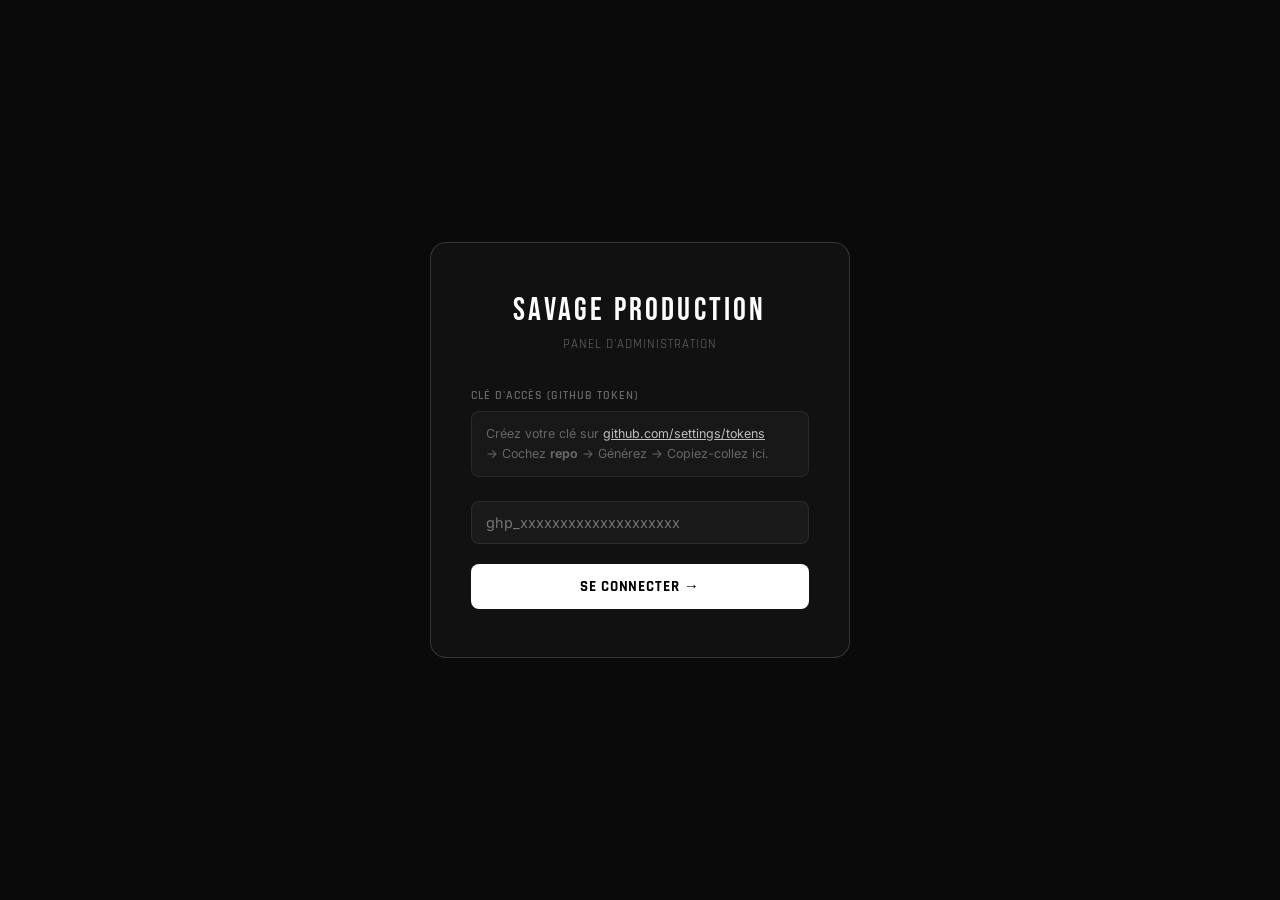
<file: admin.html>
<!DOCTYPE html>
<html lang="fr">
<head>
  <meta charset="UTF-8" />
  <meta name="viewport" content="width=device-width, initial-scale=1.0" />
  <title>Admin — Savage Production</title>
  <link rel="preconnect" href="https://fonts.googleapis.com" />
  <link href="https://fonts.googleapis.com/css2?family=Inter:wght@300;400;500;600;700&family=Rajdhani:wght@600;700&family=Bebas+Neue&display=swap" rel="stylesheet" />
  <style>
    *, *::before, *::after { box-sizing: border-box; margin: 0; padding: 0; }
    :root {
      --bg:      #0a0a0a;
      --bg2:     #111111;
      --bg3:     #1a1a1a;
      --border:  rgba(255,255,255,.08);
      --border2: rgba(255,255,255,.15);
      --silver:  #c0c0c0;
      --dim:     #666;
      --white:   #ffffff;
      --green:   #22c55e;
      --red:     #ef4444;
      --radius:  10px;
    }
    body {
      font-family: 'Inter', sans-serif;
      background: var(--bg); color: var(--white);
      min-height: 100vh;
    }

    /* ── LOGIN ── */
    #screen-login {
      min-height: 100vh; display: flex; align-items: center; justify-content: center;
    }
    .login-box {
      background: var(--bg2); border: 1px solid var(--border2);
      border-radius: 16px; padding: 48px 40px; width: 100%; max-width: 420px;
    }
    .login-logo {
      font-family: 'Bebas Neue', sans-serif; font-size: 2rem;
      letter-spacing: .1em; color: var(--white); text-align: center;
      margin-bottom: 6px;
    }
    .login-sub {
      text-align: center; font-size: .8rem; color: var(--dim);
      letter-spacing: .08em; text-transform: uppercase;
      margin-bottom: 36px; font-family: 'Rajdhani', sans-serif;
    }
    .login-box label {
      display: block; font-size: .75rem; font-weight: 600;
      color: var(--dim); text-transform: uppercase; letter-spacing: .08em;
      margin-bottom: 8px; font-family: 'Rajdhani', sans-serif;
    }
    .login-box input {
      width: 100%; background: var(--bg3); border: 1px solid var(--border);
      border-radius: 8px; padding: 12px 14px; color: var(--white);
      font-family: 'Inter', sans-serif; font-size: .9rem;
      outline: none; margin-bottom: 20px;
      transition: border-color .2s;
    }
    .login-box input:focus { border-color: var(--border2); }
    .login-hint {
      font-size: .78rem; color: var(--dim); line-height: 1.6;
      margin-bottom: 24px; padding: 12px 14px;
      background: rgba(255,255,255,.03); border-radius: 8px;
      border: 1px solid var(--border);
    }
    .login-hint a { color: var(--silver); }
    #login-error {
      color: var(--red); font-size: .82rem; margin-bottom: 12px;
      display: none; text-align: center;
    }

    /* ── BOUTONS ── */
    .btn-primary {
      width: 100%; padding: 13px; background: var(--white); color: #000;
      border: none; border-radius: 8px; font-family: 'Rajdhani', sans-serif;
      font-size: .95rem; font-weight: 700; letter-spacing: .06em;
      text-transform: uppercase; cursor: pointer;
      transition: all .2s;
    }
    .btn-primary:hover { background: #eee; }
    .btn-primary:disabled { background: #333; color: #666; cursor: not-allowed; }
    .btn-save {
      padding: 12px 28px; background: var(--white); color: #000;
      border: none; border-radius: 8px; font-family: 'Rajdhani', sans-serif;
      font-size: .92rem; font-weight: 700; letter-spacing: .06em;
      text-transform: uppercase; cursor: pointer; transition: all .2s;
      display: inline-flex; align-items: center; gap: 8px;
    }
    .btn-save:hover { background: #eee; transform: translateY(-1px); }
    .btn-save:disabled { background: #333; color: #666; cursor: not-allowed; }
    .btn-danger {
      padding: 6px 12px; background: rgba(239,68,68,.1); color: var(--red);
      border: 1px solid rgba(239,68,68,.3); border-radius: 6px;
      font-size: .78rem; font-weight: 600; cursor: pointer;
      font-family: 'Rajdhani', sans-serif; letter-spacing: .04em;
      text-transform: uppercase; transition: all .2s;
    }
    .btn-danger:hover { background: rgba(239,68,68,.2); }
    .btn-add {
      padding: 8px 16px; background: rgba(255,255,255,.05);
      color: var(--silver); border: 1px dashed var(--border2);
      border-radius: 8px; font-size: .83rem; font-weight: 600;
      cursor: pointer; font-family: 'Rajdhani', sans-serif;
      letter-spacing: .05em; text-transform: uppercase; transition: all .2s;
      width: 100%; margin-top: 10px;
    }
    .btn-add:hover { background: rgba(255,255,255,.08); border-color: var(--silver); }
    .btn-logout {
      background: none; border: 1px solid var(--border); color: var(--dim);
      padding: 6px 14px; border-radius: 6px; font-size: .78rem;
      cursor: pointer; font-family: 'Rajdhani', sans-serif;
      letter-spacing: .05em; text-transform: uppercase; transition: all .2s;
    }
    .btn-logout:hover { border-color: var(--border2); color: var(--white); }

    /* ── APP ── */
    #screen-app { display: none; }

    .app-header {
      background: var(--bg2); border-bottom: 1px solid var(--border);
      padding: 16px 28px; display: flex; align-items: center;
      justify-content: space-between; position: sticky; top: 0; z-index: 10;
    }
    .app-header-left {
      font-family: 'Bebas Neue', sans-serif; font-size: 1.4rem;
      letter-spacing: .08em; color: var(--white);
    }
    .app-header-left span {
      font-family: 'Rajdhani', sans-serif; font-size: .75rem;
      color: var(--dim); font-weight: 600; letter-spacing: .08em;
      text-transform: uppercase; display: block; margin-top: -2px;
    }
    .app-header-right { display: flex; align-items: center; gap: 12px; }
    .toast {
      padding: 8px 16px; border-radius: 8px; font-size: .82rem; font-weight: 600;
      font-family: 'Rajdhani', sans-serif; letter-spacing: .05em;
      opacity: 0; transition: opacity .3s; text-transform: uppercase;
    }
    .toast.success { background: rgba(34,197,94,.15); color: var(--green); border: 1px solid rgba(34,197,94,.3); }
    .toast.error   { background: rgba(239,68,68,.15);  color: var(--red);   border: 1px solid rgba(239,68,68,.3); }
    .toast.show    { opacity: 1; }

    /* ── NAVIGATION TABS ── */
    .app-nav {
      display: flex; gap: 2px; padding: 16px 28px 0;
      border-bottom: 1px solid var(--border);
      overflow-x: auto; scrollbar-width: none;
    }
    .app-nav::-webkit-scrollbar { display: none; }
    .nav-tab {
      padding: 10px 20px; background: none; border: none;
      color: var(--dim); cursor: pointer; font-family: 'Rajdhani', sans-serif;
      font-size: .88rem; font-weight: 700; letter-spacing: .06em;
      text-transform: uppercase; border-bottom: 2px solid transparent;
      transition: all .2s; white-space: nowrap; margin-bottom: -1px;
    }
    .nav-tab:hover { color: var(--white); }
    .nav-tab.active { color: var(--white); border-bottom-color: var(--white); }

    /* ── CONTENT ── */
    .app-content { padding: 36px 28px; max-width: 860px; }
    .tab-panel { display: none; }
    .tab-panel.active { display: block; }

    .panel-title {
      font-family: 'Bebas Neue', sans-serif; font-size: 1.6rem;
      letter-spacing: .06em; color: var(--white); margin-bottom: 6px;
    }
    .panel-desc {
      font-size: .85rem; color: var(--dim); margin-bottom: 32px; line-height: 1.6;
    }

    /* ── GROUPES DE CHAMPS ── */
    .field-group {
      background: var(--bg2); border: 1px solid var(--border);
      border-radius: var(--radius); padding: 24px; margin-bottom: 20px;
    }
    .field-group-title {
      font-family: 'Rajdhani', sans-serif; font-size: .72rem; font-weight: 700;
      color: var(--dim); letter-spacing: .1em; text-transform: uppercase;
      margin-bottom: 20px; padding-bottom: 12px;
      border-bottom: 1px solid var(--border);
    }
    .field-row { display: grid; grid-template-columns: 1fr 1fr; gap: 16px; }
    .field { display: flex; flex-direction: column; gap: 7px; margin-bottom: 16px; }
    .field:last-child { margin-bottom: 0; }
    .field label {
      font-size: .75rem; font-weight: 700; color: var(--dim);
      text-transform: uppercase; letter-spacing: .07em;
      font-family: 'Rajdhani', sans-serif;
    }
    .field .hint {
      font-size: .72rem; color: rgba(255,255,255,.25); margin-top: -3px;
    }
    .field input, .field textarea, .field select {
      background: var(--bg3); border: 1px solid var(--border);
      border-radius: 7px; padding: 10px 13px; color: var(--white);
      font-family: 'Inter', sans-serif; font-size: .88rem;
      outline: none; transition: border-color .2s; resize: vertical;
    }
    .field input:focus, .field textarea:focus { border-color: var(--border2); }
    .field input::placeholder, .field textarea::placeholder { color: rgba(255,255,255,.2); }

    /* ── TAGS ── */
    .tags-wrap { display: flex; flex-direction: column; gap: 8px; }
    .tag-row {
      display: flex; align-items: center; gap: 8px;
    }
    .tag-row input {
      flex: 1; background: var(--bg3); border: 1px solid var(--border);
      border-radius: 7px; padding: 9px 12px; color: var(--white);
      font-family: 'Inter', sans-serif; font-size: .87rem; outline: none;
    }
    .tag-row input:focus { border-color: var(--border2); }

    /* ── ÉQUIPEMENTS ── */
    .equip-list { display: flex; flex-direction: column; gap: 12px; }
    .equip-item {
      background: var(--bg3); border: 1px solid var(--border);
      border-radius: var(--radius); padding: 18px 20px;
    }
    .equip-item-header {
      display: flex; align-items: center; justify-content: space-between;
      margin-bottom: 14px;
    }
    .equip-item-header strong {
      font-family: 'Rajdhani', sans-serif; font-size: .85rem; font-weight: 700;
      color: var(--silver); letter-spacing: .05em; text-transform: uppercase;
    }
    .equip-grid { display: grid; grid-template-columns: 60px 1fr 1fr; gap: 10px; }
    .equip-grid-2 { display: grid; grid-template-columns: 1fr 1fr 1fr; gap: 10px; margin-top: 10px; }
    .equip-price { display: grid; grid-template-columns: 1fr auto; gap: 10px; margin-top: 10px; align-items: end; }
    .equip-price .prix-field { display: flex; flex-direction: column; gap: 7px; }
    .equip-input {
      background: var(--bg2); border: 1px solid var(--border);
      border-radius: 6px; padding: 8px 11px; color: var(--white);
      font-family: 'Inter', sans-serif; font-size: .84rem;
      outline: none; width: 100%; transition: border-color .2s;
    }
    .equip-input:focus { border-color: var(--border2); }
    .equip-label {
      font-size: .68rem; font-weight: 700; color: var(--dim);
      text-transform: uppercase; letter-spacing: .07em;
      font-family: 'Rajdhani', sans-serif; margin-bottom: 5px; display: block;
    }

    /* ── SAVE BAR ── */
    .save-bar {
      position: sticky; bottom: 0; background: rgba(10,10,10,.95);
      backdrop-filter: blur(12px); border-top: 1px solid var(--border);
      padding: 16px 28px; display: flex; align-items: center;
      justify-content: space-between; gap: 16px;
    }
    .save-bar-info { font-size: .82rem; color: var(--dim); }

    @media (max-width: 640px) {
      .field-row { grid-template-columns: 1fr; }
      .equip-grid { grid-template-columns: 50px 1fr; }
      .equip-grid-2 { grid-template-columns: 1fr 1fr; }
      .app-content { padding: 24px 16px; }
      .app-header { padding: 14px 16px; }
    }
  </style>
</head>
<body>

<!-- ══ ÉCRAN DE CONNEXION ══ -->
<div id="screen-login">
  <div class="login-box">
    <div class="login-logo">Savage Production</div>
    <div class="login-sub">Panel d'administration</div>
    <label for="token-input">Clé d'accès (GitHub Token)</label>
    <div class="login-hint">
      Créez votre clé sur <a href="https://github.com/settings/tokens/new?scopes=repo&description=Savage+Production+CMS" target="_blank">github.com/settings/tokens</a><br>
      → Cochez <strong>repo</strong> → Générez → Copiez-collez ici.
    </div>
    <input type="password" id="token-input" placeholder="ghp_xxxxxxxxxxxxxxxxxxxx" />
    <div id="login-error">Clé invalide ou accès refusé</div>
    <button class="btn-primary" id="btn-login">Se connecter →</button>
  </div>
</div>

<!-- ══ APPLICATION ══ -->
<div id="screen-app">

  <header class="app-header">
    <div class="app-header-left">
      Savage Production
      <span>Panel d'administration</span>
    </div>
    <div class="app-header-right">
      <div class="toast" id="toast"></div>
      <button class="btn-logout" id="btn-logout">Déconnexion</button>
    </div>
  </header>

  <nav class="app-nav">
    <button class="nav-tab active" data-tab="general">🏠 Général</button>
    <button class="nav-tab" data-tab="about">👤 Biographie</button>
    <button class="nav-tab" data-tab="prestations">🎧 Prestations</button>
    <button class="nav-tab" data-tab="equipements">🔊 Équipements</button>
    <button class="nav-tab" data-tab="materiel">🛠️ Matériel inclus</button>
  </nav>

  <!-- ─── GÉNÉRAL ─── -->
  <div class="app-content">
    <div class="tab-panel active" id="tab-general">
      <div class="panel-title">🏠 Informations générales</div>
      <div class="panel-desc">Modifiez le texte principal de la page d'accueil, les statistiques et vos coordonnées.</div>

      <div class="field-group">
        <div class="field-group-title">Présentation</div>
        <div class="field-row">
          <div class="field">
            <label>Nom de l'artiste</label>
            <input type="text" id="g_hero_name" placeholder="Lucas Amouny" />
          </div>
          <div class="field">
            <label>Accroche (sous le logo)</label>
            <input type="text" id="g_hero_tag" placeholder="DJ & Producteur · Île de la Réunion..." />
          </div>
        </div>
      </div>

      <div class="field-group">
        <div class="field-group-title">Statistiques affichées sur la page d'accueil</div>
        <div class="field-row">
          <div class="field"><label>Chiffre 1</label><input type="text" id="g_stat1_value" placeholder="500+" /></div>
          <div class="field"><label>Légende 1</label><input type="text" id="g_stat1_label" placeholder="Soirées mixées" /></div>
        </div>
        <div class="field-row">
          <div class="field"><label>Chiffre 2</label><input type="text" id="g_stat2_value" placeholder="7 ans" /></div>
          <div class="field"><label>Légende 2</label><input type="text" id="g_stat2_label" placeholder="Sur scène" /></div>
        </div>
        <div class="field-row">
          <div class="field"><label>Chiffre 3</label><input type="text" id="g_stat3_value" placeholder="La Réunion" /></div>
          <div class="field"><label>Légende 3</label><input type="text" id="g_stat3_label" placeholder="Île de la Réunion" /></div>
        </div>
      </div>

      <div class="field-group">
        <div class="field-group-title">Coordonnées (affichées dans le bas de page)</div>
        <div class="field-row">
          <div class="field"><label>Email</label><input type="email" id="g_contact_email" placeholder="contact@savageproduction.re" /></div>
          <div class="field"><label>Téléphone</label><input type="text" id="g_contact_phone" placeholder="+262 6 92 xx xx xx" /></div>
        </div>
        <div class="field">
          <label>Texte de copyright (bas de page)</label>
          <input type="text" id="g_footer_copyright" placeholder="© 2026 Savage Production..." />
        </div>
      </div>
    </div>

    <!-- ─── BIOGRAPHIE ─── -->
    <div class="tab-panel" id="tab-about">
      <div class="panel-title">👤 Biographie</div>
      <div class="panel-desc">Modifiez la biographie de Lucas et les styles musicaux affichés sur le site.</div>

      <div class="field-group">
        <div class="field-group-title">Texte de présentation (section "À propos")</div>
        <div class="field">
          <label>Paragraphe 1 — Origines & débuts</label>
          <textarea id="a_bio1" rows="4" placeholder="Né et grandi à La Réunion..."></textarea>
        </div>
        <div class="field">
          <label>Paragraphe 2 — Carrière & expérience</label>
          <textarea id="a_bio2" rows="4" placeholder="À 23 ans, sous le nom de scène..."></textarea>
        </div>
        <div class="field">
          <label>Paragraphe 3 — Ce qui le distingue</label>
          <textarea id="a_bio3" rows="3" placeholder="Ce qui le distingue ?..."></textarea>
        </div>
      </div>

      <div class="field-group">
        <div class="field-group-title">Styles musicaux (étiquettes affichées sous la bio)</div>
        <div class="tags-wrap" id="tags-wrap"></div>
        <button class="btn-add" id="btn-add-tag">+ Ajouter un style musical</button>
      </div>
    </div>

    <!-- ─── PRESTATIONS ─── -->
    <div class="tab-panel" id="tab-prestations">
      <div class="panel-title">🎧 Prestations</div>
      <div class="panel-desc">Modifiez les descriptions de chaque type de prestation.</div>

      <nav class="app-nav" style="padding: 0; margin-bottom: 24px; border-bottom: 1px solid var(--border);">
        <button class="nav-tab active" data-ptab="mariage">💍 Mariage</button>
        <button class="nav-tab" data-ptab="prive">🥂 Soirée Privée</button>
        <button class="nav-tab" data-ptab="club">🎧 Club</button>
        <button class="nav-tab" data-ptab="entreprise">🏢 Entreprise</button>
      </nav>

      <div id="prestation-panels">
        <!-- généré par JS -->
      </div>
    </div>

    <!-- ─── ÉQUIPEMENTS ─── -->
    <div class="tab-panel" id="tab-equipements">
      <div class="panel-title">🔊 Location d'équipement</div>
      <div class="panel-desc">Ajoutez, modifiez ou supprimez les équipements disponibles à la location.</div>
      <div class="equip-list" id="equip-list"></div>
      <button class="btn-add" id="btn-add-equip">+ Ajouter un équipement</button>
    </div>

    <!-- ─── MATÉRIEL ─── -->
    <div class="tab-panel" id="tab-materiel">
      <div class="panel-title">🛠️ Matériel inclus</div>
      <div class="panel-desc">Les éléments affichés dans la bande "Matériel professionnel inclus".</div>
      <div class="field-group">
        <div class="field-group-title">Liste du matériel inclus dans vos prestations</div>
        <div class="tags-wrap" id="mat-wrap"></div>
        <button class="btn-add" id="btn-add-mat">+ Ajouter un élément</button>
      </div>
    </div>
  </div>

  <div class="save-bar">
    <div class="save-bar-info">Les modifications sont appliquées sur le site en moins d'une minute après sauvegarde.</div>
    <button class="btn-save" id="btn-save">
      <svg width="16" height="16" viewBox="0 0 24 24" fill="none" stroke="currentColor" stroke-width="2"><path d="M19 21H5a2 2 0 01-2-2V5a2 2 0 012-2h11l5 5v11a2 2 0 01-2 2z"/><polyline points="17 21 17 13 7 13 7 21"/><polyline points="7 3 7 8 15 8"/></svg>
      Sauvegarder
    </button>
  </div>

</div>

<script>
// ══════════════════════════════════
//  CONFIG
// ══════════════════════════════════
const REPO  = 'Florian-Mouniama/savage-production-site-officiel';
const FILES = {
  general:     'data/general.json',
  about:       'data/about.json',
  prestations: 'data/prestations.json',
  equipements: 'data/equipements.json',
  materiel:    'data/materiel.json'
};
let TOKEN = '';
let DATA  = {};
let SHAS  = {};

// ── GitHub API ──
async function ghGet(path) {
  const r = await fetch(`https://api.github.com/repos/${REPO}/contents/${path}`, {
    headers: { Authorization: `Bearer ${TOKEN}`, Accept: 'application/vnd.github+json' }
  });
  if (!r.ok) throw new Error(r.status);
  return r.json();
}
async function ghPut(path, content, sha) {
  const r = await fetch(`https://api.github.com/repos/${REPO}/contents/${path}`, {
    method: 'PUT',
    headers: { Authorization: `Bearer ${TOKEN}`, Accept: 'application/vnd.github+json', 'Content-Type': 'application/json' },
    body: JSON.stringify({
      message: `Admin: mise à jour ${path}`,
      content: btoa(unescape(encodeURIComponent(JSON.stringify(content, null, 2)))),
      sha
    })
  });
  if (!r.ok) throw new Error(r.status);
  return r.json();
}

// ── LOGIN ──
document.getElementById('btn-login').addEventListener('click', async () => {
  const t = document.getElementById('token-input').value.trim();
  if (!t) return;
  const btn = document.getElementById('btn-login');
  btn.disabled = true; btn.textContent = 'Connexion…';
  try {
    TOKEN = t;
    await loadAllData();
    localStorage.setItem('sp_token', t);
    showApp();
  } catch(e) {
    document.getElementById('login-error').style.display = 'block';
    TOKEN = '';
  }
  btn.disabled = false; btn.textContent = 'Se connecter →';
});
document.getElementById('token-input').addEventListener('keydown', e => {
  if (e.key === 'Enter') document.getElementById('btn-login').click();
});
document.getElementById('btn-logout').addEventListener('click', () => {
  localStorage.removeItem('sp_token');
  TOKEN = ''; DATA = {}; SHAS = {};
  document.getElementById('screen-app').style.display = 'none';
  document.getElementById('screen-login').style.display = 'flex';
});

// Auto-login
const saved = localStorage.getItem('sp_token');
if (saved) {
  document.getElementById('token-input').value = saved;
  document.getElementById('btn-login').click();
}

// ── CHARGEMENT ──
async function loadAllData() {
  for (const [key, path] of Object.entries(FILES)) {
    const file = await ghGet(path);
    SHAS[key]  = file.sha;
    DATA[key]  = JSON.parse(atob(file.content.replace(/\n/g,'')));
  }
}

function showApp() {
  document.getElementById('screen-login').style.display = 'none';
  document.getElementById('screen-app').style.display  = 'block';
  fillForms();
}

// ── REMPLISSAGE DES FORMULAIRES ──
function fillForms() {
  const g = DATA.general || {};
  const a = DATA.about   || {};

  // Général
  ['hero_name','hero_tag','stat1_value','stat1_label','stat2_value','stat2_label',
   'stat3_value','stat3_label','contact_email','contact_phone','footer_copyright']
  .forEach(k => { const el = document.getElementById('g_'+k); if(el) el.value = g[k]||''; });

  // Bio
  ['bio1','bio2','bio3'].forEach(k => { const el = document.getElementById('a_'+k); if(el) el.value = a[k]||''; });

  // Tags
  renderTags(a.tags || []);

  // Prestations
  renderPrestations();

  // Équipements
  renderEquipements();

  // Matériel
  renderMateriel();
}

// ── TAGS ──
function renderTags(tags) {
  const wrap = document.getElementById('tags-wrap');
  wrap.innerHTML = tags.map((t, i) => `
    <div class="tag-row">
      <input type="text" value="${escHtml(t)}" data-tag="${i}" placeholder="Ex: Deep House" />
      <button class="btn-danger" onclick="removeTag(${i})">✕</button>
    </div>`).join('');
}
function removeTag(i) {
  DATA.about.tags.splice(i, 1);
  renderTags(DATA.about.tags);
}
document.getElementById('btn-add-tag').addEventListener('click', () => {
  if (!DATA.about.tags) DATA.about.tags = [];
  DATA.about.tags.push('');
  renderTags(DATA.about.tags);
});

// ── PRESTATIONS ──
const PREST_TABS = ['mariage','prive','club','entreprise'];
const PREST_LABELS = { mariage:'💍 Mariage', prive:'🥂 Soirée Privée', club:'🎧 Club / Festival', entreprise:'🏢 Entreprise' };
let activePrestTab = 'mariage';

function renderPrestations() {
  const container = document.getElementById('prestation-panels');
  container.innerHTML = PREST_TABS.map(tab => {
    const p = (DATA.prestations || {})[tab] || {};
    return `<div class="prest-panel ${tab === activePrestTab ? 'active' : ''}" id="ppanel-${tab}" style="${tab !== activePrestTab ? 'display:none' : ''}">
      <div class="field-group">
        <div class="field">
          <label>Titre de l'onglet</label>
          <input type="text" id="p_${tab}_titre" value="${escHtml(p.titre||'')}" placeholder="Titre..." />
        </div>
        <div class="field">
          <label>Description</label>
          <textarea id="p_${tab}_description" rows="4">${escHtml(p.description||'')}</textarea>
        </div>
        ${[1,2,3,4,5].map(n => `
        <div class="field">
          <label>Point ${n}</label>
          <input type="text" id="p_${tab}_point${n}" value="${escHtml(p['point'+n]||'')}" placeholder="Ex: Consultation préalable gratuite..." />
        </div>`).join('')}
      </div>
    </div>`;
  }).join('');

  document.querySelectorAll('[data-ptab]').forEach(btn => {
    btn.addEventListener('click', () => {
      activePrestTab = btn.dataset.ptab;
      document.querySelectorAll('[data-ptab]').forEach(b => b.classList.remove('active'));
      btn.classList.add('active');
      document.querySelectorAll('.prest-panel').forEach(p => p.style.display = 'none');
      document.getElementById('ppanel-'+activePrestTab).style.display = 'block';
    });
  });
}

// ── ÉQUIPEMENTS ──
function renderEquipements() {
  const list = document.getElementById('equip-list');
  const items = (DATA.equipements || {}).items || [];
  list.innerHTML = items.map((eq, i) => `
    <div class="equip-item" id="equip-${i}">
      <div class="equip-item-header">
        <strong>${escHtml(eq.emoji||'?')} Équipement ${i+1}</strong>
        <button class="btn-danger" onclick="removeEquip(${i})">✕ Supprimer</button>
      </div>
      <div class="equip-grid">
        <div><span class="equip-label">Icône</span><input class="equip-input" data-eq="${i}" data-f="emoji" value="${escHtml(eq.emoji||'')}" placeholder="🎚️" /></div>
        <div><span class="equip-label">Nom</span><input class="equip-input" data-eq="${i}" data-f="nom" value="${escHtml(eq.nom||'')}" placeholder="Table de mixage" /></div>
        <div><span class="equip-label">Modèle</span><input class="equip-input" data-eq="${i}" data-f="modele" value="${escHtml(eq.modele||'')}" placeholder="Pioneer DJM-900NXS2" /></div>
      </div>
      <div class="equip-grid-2">
        <div><span class="equip-label">Spec 1</span><input class="equip-input" data-eq="${i}" data-f="spec1" value="${escHtml(eq.spec1||'')}" /></div>
        <div><span class="equip-label">Spec 2</span><input class="equip-input" data-eq="${i}" data-f="spec2" value="${escHtml(eq.spec2||'')}" /></div>
        <div><span class="equip-label">Spec 3</span><input class="equip-input" data-eq="${i}" data-f="spec3" value="${escHtml(eq.spec3||'')}" /></div>
      </div>
      <div class="equip-price">
        <div class="prix-field"><span class="equip-label">Prix par jour (€)</span><input class="equip-input" data-eq="${i}" data-f="prix" value="${escHtml(eq.prix||'')}" placeholder="80" style="max-width:120px" /></div>
      </div>
    </div>`).join('');
}
function removeEquip(i) {
  DATA.equipements.items.splice(i, 1);
  renderEquipements();
}
document.getElementById('btn-add-equip').addEventListener('click', () => {
  if (!DATA.equipements.items) DATA.equipements.items = [];
  DATA.equipements.items.push({ emoji:'🔊', nom:'', modele:'', spec1:'', spec2:'', spec3:'', prix:'' });
  renderEquipements();
  document.getElementById('equip-list').lastElementChild?.scrollIntoView({ behavior:'smooth' });
});

// ── MATÉRIEL ──
function renderMateriel() {
  const wrap = document.getElementById('mat-wrap');
  const items = (DATA.materiel || {}).items || [];
  wrap.innerHTML = items.map((m, i) => `
    <div class="tag-row">
      <input type="text" style="width:60px;flex:0 0 60px" value="${escHtml(m.emoji||'')}" data-mat="${i}" data-f="emoji" placeholder="🎚️" />
      <input type="text" value="${escHtml(m.texte||'')}" data-mat="${i}" data-f="texte" placeholder="Ex: Table de mixage Pioneer" style="flex:1;background:var(--bg3);border:1px solid var(--border);border-radius:7px;padding:9px 12px;color:var(--white);font-family:'Inter',sans-serif;font-size:.87rem;outline:none;" />
      <button class="btn-danger" onclick="removeMat(${i})">✕</button>
    </div>`).join('');
}
function removeMat(i) {
  DATA.materiel.items.splice(i, 1);
  renderMateriel();
}
document.getElementById('btn-add-mat').addEventListener('click', () => {
  if (!DATA.materiel.items) DATA.materiel.items = [];
  DATA.materiel.items.push({ emoji:'🎵', texte:'' });
  renderMateriel();
});

// ── SAUVEGARDE ──
document.getElementById('btn-save').addEventListener('click', async () => {
  const btn = document.getElementById('btn-save');
  btn.disabled = true; btn.innerHTML = '<svg width="16" height="16" viewBox="0 0 24 24" fill="none" stroke="currentColor" stroke-width="2"><circle cx="12" cy="12" r="10"/></svg> Sauvegarde…';

  try {
    collectFormData();
    // Sauvegarde tous les fichiers
    for (const [key, path] of Object.entries(FILES)) {
      const res = await ghPut(path, DATA[key], SHAS[key]);
      SHAS[key] = res.content.sha;
    }
    showToast('✓ Site mis à jour !', 'success');
  } catch(e) {
    showToast('Erreur — réessayez', 'error');
  }

  btn.disabled = false;
  btn.innerHTML = '<svg width="16" height="16" viewBox="0 0 24 24" fill="none" stroke="currentColor" stroke-width="2"><path d="M19 21H5a2 2 0 01-2-2V5a2 2 0 012-2h11l5 5v11a2 2 0 01-2 2z"/><polyline points="17 21 17 13 7 13 7 21"/><polyline points="7 3 7 8 15 8"/></svg> Sauvegarder';
});

function collectFormData() {
  // Général
  const g = DATA.general;
  ['hero_name','hero_tag','stat1_value','stat1_label','stat2_value','stat2_label',
   'stat3_value','stat3_label','contact_email','contact_phone','footer_copyright']
  .forEach(k => { const el = document.getElementById('g_'+k); if(el) g[k] = el.value; });

  // Bio
  const a = DATA.about;
  ['bio1','bio2','bio3'].forEach(k => { const el = document.getElementById('a_'+k); if(el) a[k] = el.value; });

  // Tags
  a.tags = [...document.querySelectorAll('[data-tag]')].map(i => i.value).filter(Boolean);

  // Prestations
  PREST_TABS.forEach(tab => {
    if (!DATA.prestations[tab]) DATA.prestations[tab] = {};
    const p = DATA.prestations[tab];
    ['titre','description','point1','point2','point3','point4','point5'].forEach(f => {
      const el = document.getElementById(`p_${tab}_${f}`);
      if(el) p[f] = el.value;
    });
  });

  // Équipements
  document.querySelectorAll('.equip-input').forEach(el => {
    const i = +el.dataset.eq, f = el.dataset.f;
    if (DATA.equipements.items[i]) DATA.equipements.items[i][f] = el.value;
  });

  // Matériel
  document.querySelectorAll('[data-mat]').forEach(el => {
    const i = +el.dataset.mat, f = el.dataset.f;
    if (DATA.materiel.items[i]) DATA.materiel.items[i][f] = el.value;
  });
}

// ── NAVIGATION TABS ──
document.querySelectorAll('.nav-tab:not([data-ptab])').forEach(btn => {
  btn.addEventListener('click', () => {
    document.querySelectorAll('.nav-tab:not([data-ptab])').forEach(b => b.classList.remove('active'));
    btn.classList.add('active');
    document.querySelectorAll('.tab-panel').forEach(p => p.classList.remove('active'));
    document.getElementById('tab-'+btn.dataset.tab).classList.add('active');
  });
});

// ── UTILS ──
function escHtml(s) { return String(s).replace(/&/g,'&amp;').replace(/</g,'&lt;').replace(/>/g,'&gt;').replace(/"/g,'&quot;'); }
function showToast(msg, type) {
  const t = document.getElementById('toast');
  t.textContent = msg; t.className = `toast ${type} show`;
  setTimeout(() => t.classList.remove('show'), 3500);
}
</script>
</body>
</html>
</file>
<file: style.css>
/* ══════════════════════════════════
   RESET & BASE
══════════════════════════════════ */
*, *::before, *::after { box-sizing: border-box; margin: 0; padding: 0; }
html { scroll-behavior: smooth; }
body {
  font-family: 'Inter', sans-serif;
  color: #e8e8e8;
  background: #080808;
  line-height: 1.65;
  overflow-x: hidden;
  -webkit-font-smoothing: antialiased;
}
a { text-decoration: none; color: inherit; }
ul { list-style: none; }

/* ── VARIABLES ── */
:root {
  --black:      #080808;
  --black-2:    #101010;
  --black-3:    #181818;
  --black-4:    #222222;
  --silver:     #C0C0C0;
  --silver-l:   #E8E8E8;
  --silver-d:   #888888;
  --white:      #ffffff;
  --border:     rgba(255,255,255,.08);
  --border-s:   rgba(255,255,255,.15);
  --glow:       rgba(192,192,192,.06);
  --radius:     14px;
  --radius-sm:  8px;
  --ease:       cubic-bezier(.4,0,.2,1);
  --shadow:     0 4px 24px rgba(0,0,0,.6);
}

/* ── UTILITIES ── */
.container { max-width: 1160px; margin: 0 auto; padding: 0 28px; }
.section   { padding: 112px 0; }
.hidden    { display: none !important; }
.mt        { margin-top: 12px; }

/* ── SECTION TAG ── */
.section-tag {
  display: inline-block;
  background: rgba(255,255,255,.05);
  border: 1px solid var(--border-s);
  color: var(--silver);
  padding: 5px 16px; border-radius: 50px;
  font-size: 0.73rem; font-weight: 700;
  letter-spacing: .1em; text-transform: uppercase;
}
/* ── SECTION HEADER ── */
.section-header { text-align: center; margin-bottom: 68px; }
.section-header h2 {
  font-family: 'Bebas Neue', sans-serif;
  font-size: clamp(2.6rem, 5vw, 4.2rem);
  letter-spacing: .04em; line-height: 1.05;
  color: var(--white); margin: 14px 0 16px;
}
.section-header h2 em { font-style: normal; color: var(--silver); }
.section-header p { color: var(--silver-d); font-size: 1rem; max-width: 480px; margin: 0 auto; }

/* ── BUTTONS ── */
.btn {
  display: inline-flex; align-items: center; gap: 8px;
  padding: 13px 28px; border-radius: 4px;
  font-weight: 600; font-size: 0.9rem; cursor: pointer;
  border: none; transition: all .25s var(--ease);
  white-space: nowrap; font-family: 'Rajdhani', sans-serif;
  letter-spacing: .05em; text-transform: uppercase;
}
.btn-light {
  background: var(--white); color: var(--black);
  box-shadow: 0 0 24px rgba(255,255,255,.15);
}
.btn-light:hover { background: var(--silver-l); transform: translateY(-2px); box-shadow: 0 0 36px rgba(255,255,255,.25); }
.btn-ghost-w { background: transparent; color: var(--white); border: 1px solid var(--border-s); }
.btn-ghost-w:hover { background: var(--border); border-color: var(--silver-d); }
.btn-full { width: 100%; justify-content: center; padding: 16px; font-size: 1rem; }

/* ══════════════════════════════════
   NAVBAR
══════════════════════════════════ */
.navbar {
  position: fixed; inset: 0 0 auto; z-index: 100;
  padding: 16px 0; transition: all .3s var(--ease);
}
.navbar.scrolled {
  background: rgba(8,8,8,.95); backdrop-filter: blur(20px);
  padding: 10px 0; border-bottom: 1px solid var(--border);
}
.nav-inner { display: flex; align-items: center; justify-content: space-between; }
.logo { display: flex; align-items: center; }
.logo-svg { width: 152px; height: 46px; }
.nav-links {
  display: flex; align-items: center; gap: 0;
  background: rgba(255,255,255,.04); border: 1px solid var(--border);
  border-radius: 4px; padding: 4px; position: relative;
}
.nav-links a {
  padding: 8px 18px; border-radius: 3px; font-size: 0.85rem;
  font-weight: 600; color: var(--silver-d); transition: color .2s var(--ease);
  font-family: 'Rajdhani', sans-serif; letter-spacing: .05em;
  text-transform: uppercase; position: relative; z-index: 1;
}
.nav-links a:hover { color: var(--white); }
.nav-links a.nav-active { color: var(--white); }
.btn-nav {
  background: var(--white) !important; color: var(--black) !important;
  font-weight: 700 !important; position: relative; z-index: 1;
}
.btn-nav:hover { background: var(--silver-l) !important; }
.nav-indicator {
  position: absolute; top: 4px; height: calc(100% - 8px);
  background: rgba(255,255,255,.08); border-radius: 3px;
  transition: left .3s var(--ease), width .3s var(--ease);
  pointer-events: none; z-index: 0; opacity: 0;
}
.hamburger {
  display: none; flex-direction: column; gap: 5px;
  background: none; border: none; cursor: pointer; padding: 4px;
}
.hamburger span { display: block; width: 22px; height: 1.5px; background: var(--silver); border-radius: 2px; }

/* ══════════════════════════════════
   HERO
══════════════════════════════════ */
.hero {
  min-height: 100vh; display: flex; align-items: center;
  justify-content: center; text-align: center;
  position: relative; overflow: hidden;
  padding: 120px 0 80px;
  background: var(--black);
}
.hero-bg { position: absolute; inset: 0; pointer-events: none; }
.hero-glow {
  position: absolute; border-radius: 50%; filter: blur(120px); opacity: .18;
}
.g1 { width: 700px; height: 700px; background: #fff; top: -200px; left: 50%; transform: translateX(-50%); }
.g2 { width: 400px; height: 400px; background: #aaa; bottom: -100px; left: 50%; transform: translateX(-50%); opacity: .08; }
/* Grille décorative */
.hero-lines {
  position: absolute; inset: 0;
  background-image:
    linear-gradient(rgba(255,255,255,.025) 1px, transparent 1px),
    linear-gradient(90deg, rgba(255,255,255,.025) 1px, transparent 1px);
  background-size: 60px 60px;
}
.hero-content { position: relative; z-index: 1; }
.hero-logo { width: 380px; max-width: 90vw; margin: 0 auto 10px; }
.hero-logo svg { width: 100%; }
.hero-name {
  font-family: 'Rajdhani', sans-serif; font-size: 1rem; font-weight: 500;
  color: var(--silver-d); letter-spacing: .25em; text-transform: uppercase;
  margin-bottom: 8px;
}
.hero-tag {
  font-size: 0.88rem; color: rgba(255,255,255,.35); letter-spacing: .08em;
  margin-bottom: 44px;
}
.hero-actions { display: flex; gap: 14px; justify-content: center; flex-wrap: wrap; margin-bottom: 60px; }
.hero-stats { display: flex; align-items: center; justify-content: center; gap: 32px; flex-wrap: wrap; }
.hs { display: flex; flex-direction: column; align-items: center; }
.hs strong { font-family: 'Bebas Neue', sans-serif; font-size: 1.8rem; color: var(--white); line-height: 1; letter-spacing: .04em; }
.hs span { font-size: 0.75rem; color: var(--silver-d); margin-top: 4px; letter-spacing: .06em; text-transform: uppercase; }
.hs-sep { width: 1px; height: 36px; background: var(--border); }
.hero-scroll {
  position: absolute; bottom: 32px; left: 50%; transform: translateX(-50%);
  width: 24px; height: 40px; border: 1px solid var(--border-s); border-radius: 12px;
}
.scroll-dot {
  width: 4px; height: 4px; background: var(--silver); border-radius: 50%;
  margin: 6px auto 0;
  animation: scrollDown 2s ease infinite;
}
@keyframes scrollDown {
  0%   { transform: translateY(0); opacity: 1; }
  80%  { transform: translateY(20px); opacity: 0; }
  100% { transform: translateY(0); opacity: 0; }
}

/* ══════════════════════════════════
   ABOUT
══════════════════════════════════ */
.about { background: var(--black-2); }
.about-grid { display: grid; grid-template-columns: 1fr 1.3fr; gap: 80px; align-items: center; }
.about-img-wrap { position: relative; }
.about-img-placeholder {
  border-radius: var(--radius); overflow: hidden;
  border: 1px solid var(--border); box-shadow: var(--shadow);
}
.about-img-placeholder svg { display: block; width: 100%; }
.about-badge {
  position: absolute; bottom: 24px; right: -20px;
  background: var(--black-3); border: 1px solid var(--border-s);
  border-radius: var(--radius-sm); padding: 14px 20px;
  display: flex; align-items: center; gap: 12px;
  box-shadow: var(--shadow);
}
.about-badge span { font-size: 1.8rem; }
.about-badge strong { display: block; font-size: 1.3rem; font-family: 'Bebas Neue', sans-serif; color: var(--white); letter-spacing: .04em; line-height: 1; }
.about-badge small { font-size: 0.75rem; color: var(--silver-d); text-transform: uppercase; letter-spacing: .08em; }
.about-text .section-tag { margin-bottom: 18px; display: inline-block; }
.about-text h2 { font-family: 'Bebas Neue', sans-serif; font-size: clamp(2.2rem, 4vw, 3.2rem); letter-spacing: .04em; line-height: 1.1; color: var(--white); margin-bottom: 24px; }
.about-text h2 em { font-style: normal; color: var(--silver-d); }
.about-text p { font-size: 0.95rem; color: var(--silver-d); line-height: 1.8; margin-bottom: 16px; }
.about-text p strong { color: var(--white); font-weight: 600; }
.about-tags { display: flex; gap: 8px; flex-wrap: wrap; margin: 24px 0; }
.about-tags span {
  font-size: 0.78rem; font-weight: 600; color: var(--silver-d);
  border: 1px solid var(--border); padding: 5px 13px; border-radius: 50px;
  font-family: 'Rajdhani', sans-serif; letter-spacing: .05em; text-transform: uppercase;
  transition: all .2s;
}
.about-tags span:hover { border-color: var(--silver-d); color: var(--white); }

/* ══════════════════════════════════
   HERO SOCIAL PILLS
══════════════════════════════════ */
.hero-socials {
  display: flex; gap: 10px; justify-content: center; flex-wrap: wrap;
  margin-bottom: 32px;
}
.hero-social-pill {
  display: inline-flex; align-items: center; gap: 7px;
  padding: 7px 16px; border-radius: 50px;
  font-family: 'Rajdhani', sans-serif; font-size: 0.83rem; font-weight: 700;
  letter-spacing: .05em; text-transform: uppercase;
  border: 1px solid; transition: all .25s var(--ease);
}
.hsoc-tiktok {
  color: #fff; border-color: rgba(255,255,255,.2);
  background: rgba(255,255,255,.05);
}
.hsoc-tiktok:hover { background: rgba(255,255,255,.12); border-color: #fff; }
.hsoc-insta {
  color: #fff; border-color: rgba(255,255,255,.2);
  background: rgba(255,255,255,.05);
}
.hsoc-insta:hover {
  background: linear-gradient(135deg, rgba(131,58,180,.3), rgba(193,53,132,.3), rgba(253,29,29,.3));
  border-color: #e1306c;
}

/* ══════════════════════════════════
   RÉSEAUX SOCIAUX
══════════════════════════════════ */
.reseaux {
  background: var(--black);
  padding: 80px 0;
  border-top: 1px solid var(--border);
}
.social-cards {
  display: grid; grid-template-columns: 1fr 1fr; gap: 24px;
}
.social-card {
  position: relative; overflow: hidden;
  border-radius: var(--radius); border: 1px solid var(--border);
  display: block; text-decoration: none;
  transition: transform .3s var(--ease), border-color .3s;
}
.social-card:hover { transform: translateY(-6px); }
.scard-bg {
  position: absolute; inset: 0; pointer-events: none;
  opacity: .08; transition: opacity .3s;
}
.social-card:hover .scard-bg { opacity: .14; }

/* TikTok */
.social-card--tiktok { }
.social-card--tiktok .scard-bg {
  background: radial-gradient(ellipse at top left, #69c9d0 0%, #010101 50%, #ee1d52 100%);
}
.social-card--tiktok:hover { border-color: #69c9d0; }

/* Instagram */
.social-card--insta .scard-bg {
  background: radial-gradient(ellipse at top left,
    #833ab4 0%, #c13584 35%, #fd1d1d 65%, #fcb045 100%);
}
.social-card--insta:hover { border-color: #c13584; }

.scard-inner {
  position: relative; z-index: 1;
  padding: 40px 36px;
  display: flex; flex-direction: column; gap: 20px;
  background: linear-gradient(135deg, rgba(16,16,16,.92) 0%, rgba(10,10,10,.96) 100%);
}
.scard-icon {
  width: 64px; height: 64px;
  border: 1px solid var(--border-s); border-radius: 16px;
  display: flex; align-items: center; justify-content: center;
  background: rgba(255,255,255,.04);
  color: var(--white);
}
.social-card--insta .scard-icon { color: #e1306c; }
.social-card--tiktok .scard-icon { color: #69c9d0; }

.scard-platform {
  font-size: 0.7rem; font-weight: 700;
  font-family: 'Rajdhani', sans-serif; letter-spacing: .12em; text-transform: uppercase;
  color: var(--silver-d); display: block; margin-bottom: 4px;
}
.scard-text h3 {
  font-family: 'Bebas Neue', sans-serif;
  font-size: 2rem; letter-spacing: .06em; color: var(--white); line-height: 1;
  margin-bottom: 12px;
}
.scard-text p {
  font-size: 0.9rem; color: var(--silver-d); line-height: 1.75;
}
.scard-cta {
  display: inline-flex; align-items: center; gap: 8px;
  font-family: 'Rajdhani', sans-serif; font-size: 0.85rem; font-weight: 700;
  letter-spacing: .07em; text-transform: uppercase;
  color: var(--white); padding-top: 8px;
  border-top: 1px solid var(--border); margin-top: 4px;
  transition: gap .2s;
}
.social-card:hover .scard-cta { gap: 14px; }
.social-card--tiktok .scard-cta { color: #69c9d0; }
.social-card--insta .scard-cta { color: #e1306c; }

/* ══════════════════════════════════
   FLOATING SOCIAL BUTTONS
══════════════════════════════════ */
.social-float {
  position: fixed; right: 0; top: 50%;
  transform: translateY(-50%);
  display: flex; flex-direction: column; gap: 2px;
  z-index: 90;
}
.sfloat-btn {
  display: flex; align-items: center; gap: 10px;
  padding: 12px 14px;
  background: var(--black-3); border: 1px solid var(--border);
  border-right: none;
  color: var(--silver-d);
  font-family: 'Rajdhani', sans-serif; font-size: 0.75rem; font-weight: 700;
  letter-spacing: .06em; text-transform: uppercase;
  transition: all .25s var(--ease);
  overflow: hidden; max-width: 44px;
  border-radius: 6px 0 0 6px;
}
.sfloat-btn span { opacity: 0; transform: translateX(6px); transition: all .25s; white-space: nowrap; }
.sfloat-btn:hover { max-width: 160px; }
.sfloat-btn:hover span { opacity: 1; transform: translateX(0); }
.sfloat-tiktok:hover { background: rgba(105,201,208,.1); border-color: #69c9d0; color: #69c9d0; }
.sfloat-insta:hover  { background: rgba(193,53,132,.1);  border-color: #c13584; color: #c13584; }

/* ══════════════════════════════════
   PRESTATIONS TABS
══════════════════════════════════ */
.prestations { background: var(--black); }
.ptabs { position: relative; }
.ptab-list {
  display: flex; gap: 0; position: relative;
  background: var(--black-3); border: 1px solid var(--border);
  border-radius: 4px; padding: 4px; margin-bottom: 32px;
  overflow-x: auto; scrollbar-width: none;
}
.ptab-list::-webkit-scrollbar { display: none; }
.ptab {
  flex: 1; padding: 12px 24px; background: none; border: none;
  cursor: pointer; font-family: 'Rajdhani', sans-serif;
  font-size: 0.95rem; font-weight: 700; color: var(--silver-d);
  letter-spacing: .06em; text-transform: uppercase;
  transition: color .2s var(--ease); position: relative; z-index: 1;
  white-space: nowrap;
}
.ptab:hover { color: var(--white); }
.ptab.active { color: var(--white); }
.ptab-slider {
  position: absolute; top: 4px; height: calc(100% - 8px);
  background: var(--black-4); border: 1px solid var(--border-s);
  border-radius: 3px;
  transition: left .32s var(--ease), width .32s var(--ease);
  pointer-events: none; z-index: 0;
}
/* Panels */
.ptab-panel { display: none; }
.ptab-panel.active { display: block; animation: fadeIn .35s var(--ease); }
@keyframes fadeIn { from { opacity: 0; transform: translateY(10px); } to { opacity: 1; transform: translateY(0); } }
.ppanel-grid { display: grid; grid-template-columns: 1fr 1fr; gap: 56px; align-items: start; }
.ppanel-content h3 { font-family: 'Bebas Neue', sans-serif; font-size: 2rem; letter-spacing: .06em; color: var(--white); margin-bottom: 16px; }
.ppanel-content p { font-size: 0.93rem; color: var(--silver-d); line-height: 1.8; margin-bottom: 22px; }
.ppanel-list { display: flex; flex-direction: column; gap: 10px; margin-bottom: 32px; }
.ppanel-list li { font-size: 0.88rem; color: var(--silver-d); padding-left: 20px; position: relative; line-height: 1.5; }
.ppanel-list li::before { content: '—'; position: absolute; left: 0; color: var(--silver); }
/* Grille photos */
.ppanel-photos { display: grid; grid-template-columns: 1fr 1fr; gap: 10px; }
.pphoto {
  border-radius: var(--radius-sm); overflow: hidden;
  aspect-ratio: 4/3; background-size: cover; background-position: center;
  border: 1px solid var(--border);
  transition: transform .3s var(--ease), border-color .3s;
}
.pphoto:hover { transform: scale(1.03); border-color: var(--silver-d); }
/* Photos Pexels pour chaque onglet */
/* Mariage */
.pp-1 { background-image: url('https://images.pexels.com/photos/15242526/pexels-photo-15242526.jpeg?auto=compress&cs=tinysrgb&w=600'); }
.pp-2 { background-image: url('https://images.pexels.com/photos/2253866/pexels-photo-2253866.jpeg?auto=compress&cs=tinysrgb&w=600'); }
.pp-3 { background-image: url('https://images.pexels.com/photos/169203/pexels-photo-169203.jpeg?auto=compress&cs=tinysrgb&w=600'); }
.pp-4 { background-image: url('https://images.pexels.com/photos/14819857/pexels-photo-14819857.jpeg?auto=compress&cs=tinysrgb&w=600'); }
/* Soirée privée */
.pp-5 { background-image: url('https://images.pexels.com/photos/1540575467063-178a50c2df87/pexels-photo.jpeg?auto=compress&cs=tinysrgb&w=600'); background-color: #1a1a2e; }
.pp-6 { background-image: url('https://images.pexels.com/photos/3171837/pexels-photo-3171837.jpeg?auto=compress&cs=tinysrgb&w=600'); }
.pp-7 { background-image: url('https://images.pexels.com/photos/1060803/pexels-photo-1060803.jpeg?auto=compress&cs=tinysrgb&w=600'); }
.pp-8 { background-image: url('https://images.pexels.com/photos/1190297/pexels-photo-1190297.jpeg?auto=compress&cs=tinysrgb&w=600'); }
/* Club */
.pp-9  { background-image: url('https://images.pexels.com/photos/1190298/pexels-photo-1190298.jpeg?auto=compress&cs=tinysrgb&w=600'); }
.pp-10 { background-image: url('https://images.pexels.com/photos/1763075/pexels-photo-1763075.jpeg?auto=compress&cs=tinysrgb&w=600'); }
.pp-11 { background-image: url('https://images.pexels.com/photos/1105666/pexels-photo-1105666.jpeg?auto=compress&cs=tinysrgb&w=600'); }
.pp-12 { background-image: url('https://images.pexels.com/photos/3526022/pexels-photo-3526022.jpeg?auto=compress&cs=tinysrgb&w=600'); }
/* Entreprise */
.pp-13 { background-image: url('https://images.pexels.com/photos/3835638/pexels-photo-3835638.jpeg?auto=compress&cs=tinysrgb&w=600'); }
.pp-14 { background-image: url('https://images.pexels.com/photos/29649754/pexels-photo-29649754.jpeg?auto=compress&cs=tinysrgb&w=600'); }
.pp-15 { background-image: url('https://images.pexels.com/photos/2747449/pexels-photo-2747449.jpeg?auto=compress&cs=tinysrgb&w=600'); }
.pp-16 { background-image: url('https://images.pexels.com/photos/1587927/pexels-photo-1587927.jpeg?auto=compress&cs=tinysrgb&w=600'); }

/* ══════════════════════════════════
   MATÉRIEL
══════════════════════════════════ */
.materiel {
  background: var(--black-3);
  border-top: 1px solid var(--border);
  border-bottom: 1px solid var(--border);
  padding: 28px 0;
}
.materiel-inner { display: flex; align-items: center; gap: 40px; flex-wrap: wrap; justify-content: center; }
.mat-label { font-size: 0.75rem; font-weight: 700; color: var(--silver-d); letter-spacing: .1em; text-transform: uppercase; white-space: nowrap; }
.mat-items { display: flex; gap: 10px; flex-wrap: wrap; justify-content: center; }
.mat-item {
  font-size: 0.82rem; color: var(--silver-d); border: 1px solid var(--border);
  padding: 7px 16px; border-radius: 50px; font-family: 'Rajdhani', sans-serif;
  font-weight: 600; letter-spacing: .04em; display: flex; align-items: center; gap: 6px;
  transition: all .2s; white-space: nowrap;
}
.mat-item:hover { border-color: var(--silver-d); color: var(--white); }

/* ══════════════════════════════════
   LOCATION D'ÉQUIPEMENT
══════════════════════════════════ */
.location { background: var(--black-2); }

/* ── Liste lignes ── */
.loc-list {
  border: 1px solid var(--border);
  border-radius: var(--radius);
  overflow: hidden;
  margin-bottom: 24px;
}
.loc-row {
  display: grid;
  grid-template-columns: 52px 1fr 1.6fr auto auto;
  align-items: center;
  gap: 28px;
  padding: 20px 28px;
  border-bottom: 1px solid var(--border);
  background: var(--black-3);
  transition: background .2s var(--ease);
}
.loc-row:last-child { border-bottom: none; }
.loc-row:hover { background: rgba(255,255,255,.03); }

.loc-row-icon { font-size: 1.5rem; text-align: center; }

.loc-row-name h4 {
  font-family: 'Bebas Neue', sans-serif;
  font-size: 1.05rem; letter-spacing: .06em;
  color: var(--white); line-height: 1.1; margin-bottom: 3px;
}
.loc-row-name span {
  font-size: 0.72rem; font-weight: 700;
  font-family: 'Rajdhani', sans-serif;
  color: rgba(255,255,255,.3); letter-spacing: .06em; text-transform: uppercase;
}

.loc-row-tags {
  display: flex; flex-wrap: wrap; gap: 6px;
}
.loc-row-tags span {
  font-size: 0.73rem; font-weight: 600;
  font-family: 'Rajdhani', sans-serif; letter-spacing: .04em;
  color: var(--silver-d);
  background: rgba(255,255,255,.04); border: 1px solid var(--border);
  padding: 3px 10px; border-radius: 50px;
}

.loc-row-price {
  display: flex; flex-direction: column; align-items: flex-end; gap: 1px;
  white-space: nowrap;
}
.loc-row-price strong {
  font-family: 'Bebas Neue', sans-serif;
  font-size: 1.4rem; color: var(--white); letter-spacing: .03em; line-height: 1;
}
.loc-row-price em {
  font-style: normal; font-size: 0.72rem; color: var(--silver-d);
  font-family: 'Rajdhani', sans-serif; letter-spacing: .05em;
}

.loc-row-btn {
  font-family: 'Rajdhani', sans-serif; font-size: 0.78rem; font-weight: 700;
  letter-spacing: .07em; text-transform: uppercase;
  color: var(--silver-d); border: 1px solid var(--border);
  padding: 7px 16px; border-radius: 4px;
  transition: all .2s var(--ease); white-space: nowrap;
}
.loc-row-btn:hover { color: var(--white); border-color: var(--silver-d); background: rgba(255,255,255,.05); }

/* ── Pack complet ── */
.loc-pack {
  display: flex; align-items: center; justify-content: space-between;
  gap: 40px; flex-wrap: wrap;
  background: var(--black-3);
  border: 1px solid rgba(255,255,255,.18);
  border-radius: var(--radius);
  padding: 36px 40px;
  margin-bottom: 32px;
  position: relative; overflow: hidden;
}
.loc-pack::before {
  content: '';
  position: absolute; inset: 0;
  background: radial-gradient(ellipse at left center, rgba(255,255,255,.04) 0%, transparent 60%);
  pointer-events: none;
}
.loc-pack-left { flex: 1; min-width: 260px; }
.loc-pack-badge {
  display: inline-block;
  font-size: 0.7rem; font-weight: 700;
  font-family: 'Rajdhani', sans-serif; letter-spacing: .1em; text-transform: uppercase;
  color: var(--white); background: rgba(255,255,255,.1);
  border: 1px solid rgba(255,255,255,.15);
  padding: 4px 12px; border-radius: 50px; margin-bottom: 12px;
}
.loc-pack h3 {
  font-family: 'Bebas Neue', sans-serif;
  font-size: 1.8rem; letter-spacing: .06em; color: var(--white);
  margin-bottom: 8px; line-height: 1;
}
.loc-pack > .loc-pack-left > p {
  font-size: 0.85rem; color: var(--silver-d); line-height: 1.6; margin-bottom: 16px;
}
.loc-pack-chips {
  display: flex; flex-wrap: wrap; gap: 8px;
}
.loc-pack-chips span {
  font-size: 0.78rem; font-weight: 600;
  font-family: 'Rajdhani', sans-serif; letter-spacing: .04em;
  color: var(--silver-d);
  background: rgba(255,255,255,.04); border: 1px solid var(--border);
  padding: 5px 12px; border-radius: 50px;
}
.loc-pack-right {
  display: flex; flex-direction: column; align-items: flex-end; gap: 16px;
}
.loc-pack-price {
  display: flex; align-items: baseline; gap: 6px; text-align: right;
}
.loc-pack-price strong {
  font-family: 'Bebas Neue', sans-serif;
  font-size: 2.8rem; color: var(--white); letter-spacing: .03em; line-height: 1;
}
.loc-pack-price em {
  font-style: normal; font-size: 0.85rem; color: var(--silver-d);
  font-family: 'Rajdhani', sans-serif; letter-spacing: .05em;
}

.loc-note {
  text-align: center; font-size: 0.84rem;
  color: rgba(255,255,255,.3); line-height: 1.7;
  border-top: 1px solid var(--border); padding-top: 28px;
}
.loc-note a { color: var(--silver); text-decoration: underline; text-underline-offset: 3px; }
.loc-note a:hover { color: var(--white); }

/* ══════════════════════════════════
   DEVIS
══════════════════════════════════ */
.devis { background: var(--black-2); }
/* Steps */
.devis-steps {
  display: flex; align-items: flex-start; justify-content: center;
  gap: 8px; margin-bottom: 64px; flex-wrap: wrap;
}
.dstep {
  flex: 1; min-width: 220px; max-width: 300px; text-align: center;
  padding: 36px 24px;
  background: var(--black-3); border: 1px solid var(--border); border-radius: var(--radius);
}
.dstep-num {
  font-family: 'Bebas Neue', sans-serif; font-size: 3.5rem; color: rgba(255,255,255,.06);
  line-height: 1; margin-bottom: 14px; letter-spacing: .04em;
}
.dstep h4 { font-family: 'Rajdhani', sans-serif; font-size: 1.05rem; font-weight: 700; color: var(--white); letter-spacing: .06em; text-transform: uppercase; margin-bottom: 10px; }
.dstep p { font-size: 0.88rem; color: var(--silver-d); line-height: 1.7; }
.dstep-arrow { font-size: 1.2rem; color: var(--border-s); padding-top: 60px; }
/* Form */
.devis-form {
  max-width: 780px; margin: 0 auto;
  background: var(--black-3); border: 1px solid var(--border);
  border-radius: var(--radius); padding: 48px 44px;
}
.devis-form h3 {
  font-family: 'Bebas Neue', sans-serif; font-size: 1.8rem; letter-spacing: .06em;
  color: var(--white); margin-bottom: 32px; text-align: center;
}
.form-row { display: grid; grid-template-columns: 1fr 1fr; gap: 18px; }
.form-group { display: flex; flex-direction: column; gap: 7px; margin-bottom: 18px; }
.form-group label { font-size: 0.8rem; font-weight: 700; color: var(--silver-d); letter-spacing: .06em; text-transform: uppercase; font-family: 'Rajdhani', sans-serif; }
.form-group input,
.form-group select,
.form-group textarea {
  background: var(--black-4); border: 1px solid var(--border);
  border-radius: var(--radius-sm); padding: 12px 14px;
  font-family: 'Inter', sans-serif; font-size: 0.92rem;
  color: var(--white); outline: none;
  transition: all .2s var(--ease); resize: vertical;
}
.form-group input::placeholder,
.form-group textarea::placeholder { color: rgba(255,255,255,.2); }
.form-group select option { background: var(--black-3); }
.form-group input:focus,
.form-group select:focus,
.form-group textarea:focus {
  border-color: var(--silver-d);
  box-shadow: 0 0 0 3px rgba(255,255,255,.04);
}
/* ── Toggle type demande ── */
.ftt-wrap {
  display: grid; grid-template-columns: 1fr 1fr; gap: 12px;
  margin-bottom: 32px;
}
.ftt-option { cursor: pointer; }
.ftt-option input[type="radio"] { display: none; }
.ftt-card {
  display: flex; flex-direction: column; align-items: center; gap: 6px;
  padding: 20px 16px;
  background: var(--black-4); border: 1px solid var(--border);
  border-radius: var(--radius-sm);
  text-align: center;
  transition: all .2s var(--ease);
}
.ftt-option:hover .ftt-card { border-color: var(--silver-d); }
.ftt-active .ftt-card {
  border-color: var(--white);
  background: rgba(255,255,255,.06);
  box-shadow: 0 0 0 1px rgba(255,255,255,.12);
}
.ftt-icon { font-size: 1.6rem; }
.ftt-card strong {
  font-family: 'Rajdhani', sans-serif; font-size: 0.95rem; font-weight: 700;
  letter-spacing: .05em; text-transform: uppercase; color: var(--white);
}
.ftt-card small { font-size: 0.78rem; color: var(--silver-d); }

/* ── Sections conditionnelles ── */
.form-section { }
.form-section.hidden { display: none; }
.form-section-divider {
  display: flex; align-items: center; gap: 12px;
  margin-bottom: 20px; margin-top: 4px;
}
.form-section-divider::before,
.form-section-divider::after {
  content: ''; flex: 1; height: 1px; background: var(--border);
}
.form-section-divider span {
  font-family: 'Rajdhani', sans-serif; font-size: 0.72rem; font-weight: 700;
  letter-spacing: .1em; text-transform: uppercase; color: rgba(255,255,255,.3);
  white-space: nowrap;
}

/* ── Checkboxes équipements ── */
.form-check-grid {
  display: grid; grid-template-columns: 1fr 1fr; gap: 10px;
}
.form-check {
  display: grid;
  grid-template-columns: 28px 44px 1fr auto;
  align-items: center; gap: 14px;
  padding: 16px 18px;
  background: var(--black-4); border: 1px solid var(--border);
  border-radius: var(--radius-sm); cursor: pointer;
  transition: all .22s var(--ease); position: relative; overflow: hidden;
}
.form-check::before {
  content: ''; position: absolute; inset: 0;
  background: rgba(255,255,255,.03); opacity: 0; transition: opacity .2s;
}
.form-check:hover { border-color: var(--silver-d); }
.form-check:hover::before { opacity: 1; }

/* Masquer la checkbox native */
.form-check input[type="checkbox"] {
  position: absolute; opacity: 0; pointer-events: none;
}

/* Tick custom */
.fcheck-tick {
  width: 20px; height: 20px; flex-shrink: 0;
  border: 1.5px solid var(--border-s); border-radius: 5px;
  display: flex; align-items: center; justify-content: center;
  color: var(--white); transition: all .2s var(--ease);
  background: transparent;
}
.fcheck-tick svg { width: 12px; height: 10px; opacity: 0; transition: opacity .15s; }

/* État coché */
.form-check:has(input:checked) {
  border-color: rgba(255,255,255,.5);
  background: rgba(255,255,255,.07);
  box-shadow: 0 0 0 1px rgba(255,255,255,.08), inset 0 0 20px rgba(255,255,255,.03);
}
.form-check:has(input:checked) .fcheck-tick {
  background: var(--white); border-color: var(--white);
  color: var(--black);
}
.form-check:has(input:checked) .fcheck-tick svg { opacity: 1; }
.form-check:has(input:checked) .fcheck-body strong { color: var(--white); }
.form-check:has(input:checked) .fcheck-price { color: var(--white); }

/* Icône */
.fcheck-icon {
  font-size: 1.4rem; text-align: center;
  width: 40px; height: 40px;
  display: flex; align-items: center; justify-content: center;
  background: rgba(255,255,255,.04); border: 1px solid var(--border);
  border-radius: 8px; flex-shrink: 0;
}

/* Texte */
.fcheck-body { display: flex; flex-direction: column; gap: 2px; min-width: 0; }
.fcheck-body strong {
  font-family: 'Rajdhani', sans-serif; font-size: 0.9rem; font-weight: 700;
  color: var(--silver-d); letter-spacing: .04em; text-transform: uppercase;
  transition: color .2s; line-height: 1.2;
}
.fcheck-body span {
  font-size: 0.73rem; color: rgba(255,255,255,.28);
  font-family: 'Inter', sans-serif; letter-spacing: .02em;
}

/* Prix */
.fcheck-price {
  font-family: 'Bebas Neue', sans-serif;
  font-size: 1.15rem; color: var(--silver-d);
  letter-spacing: .04em; line-height: 1;
  display: flex; flex-direction: column; align-items: flex-end; gap: 1px;
  transition: color .2s; white-space: nowrap;
}
.fcheck-price em {
  font-style: normal; font-size: 0.65rem;
  font-family: 'Rajdhani', sans-serif; letter-spacing: .06em;
  color: rgba(255,255,255,.3);
}
.fcheck-price--big { font-size: 1.4rem; }

/* Pack featured */
.form-check--featured {
  grid-column: span 2;
  border-color: rgba(255,255,255,.12);
  background: linear-gradient(90deg, rgba(255,255,255,.04) 0%, transparent 100%);
}
.form-check--featured .fcheck-body strong { font-size: 1rem; }

.form-note { text-align: center; font-size: 0.78rem; color: rgba(255,255,255,.25); margin-top: 14px; line-height: 1.6; }
.form-success {
  background: rgba(255,255,255,.05); border: 1px solid rgba(255,255,255,.15);
  color: var(--silver-l); border-radius: var(--radius-sm); padding: 14px;
  text-align: center; font-size: 0.9rem; font-weight: 600; margin-top: 14px;
}

/* ══════════════════════════════════
   FOOTER
══════════════════════════════════ */
.footer { background: #040404; border-top: 1px solid var(--border); padding: 64px 0 0; }
.footer-inner { display: grid; grid-template-columns: 1.5fr 1fr 1fr; gap: 60px; margin-bottom: 48px; align-items: start; }
.footer-logo-svg { width: 180px; height: auto; margin-bottom: 14px; display: block; }
.footer-left p { font-size: 0.85rem; color: rgba(255,255,255,.3); line-height: 1.75; }
.footer-mid h5, .footer-right h5 { font-family: 'Rajdhani', sans-serif; font-size: 0.78rem; font-weight: 700; color: rgba(255,255,255,.4); letter-spacing: .1em; text-transform: uppercase; margin-bottom: 16px; }
.footer-mid, .footer-right { display: flex; flex-direction: column; gap: 10px; }
.footer-mid a, .footer-right a { font-size: 0.88rem; color: rgba(255,255,255,.35); transition: color .2s; }
.footer-mid a:hover, .footer-right a:hover { color: var(--white); }
.footer-socials { display: flex; gap: 8px; margin-top: 8px; }
.footer-socials a {
  width: 34px; height: 34px; border: 1px solid var(--border); border-radius: 4px;
  display: flex; align-items: center; justify-content: center;
  font-size: 0.72rem; font-weight: 800; color: rgba(255,255,255,.3);
  font-family: 'Rajdhani', sans-serif; transition: all .2s;
}
.footer-socials a:hover { border-color: var(--silver-d); color: var(--white); }
.footer-bottom { border-top: 1px solid var(--border); padding: 20px 0; text-align: center; }
.footer-bottom p { font-size: 0.78rem; color: rgba(255,255,255,.15); }

/* ══════════════════════════════════
   RESPONSIVE
══════════════════════════════════ */
@media (max-width: 1024px) {
  .about-grid { grid-template-columns: 1fr; gap: 48px; }
  .about-img-wrap { max-width: 360px; margin: 0 auto; }
  .ppanel-grid { grid-template-columns: 1fr; gap: 36px; }
  .footer-inner { grid-template-columns: 1fr 1fr; gap: 40px; }
  .footer-left { grid-column: span 2; }
  .loc-row { grid-template-columns: 44px 1fr auto auto; gap: 16px; padding: 16px 20px; }
  .loc-row-tags { display: none; }
  .loc-pack { padding: 28px 24px; }
  .loc-pack-right { align-items: flex-start; }
}
@media (max-width: 768px) {
  .section { padding: 72px 0; }
  .nav-links {
    display: none; flex-direction: column; position: absolute;
    top: 100%; left: 0; right: 0; background: rgba(8,8,8,.98);
    padding: 16px; border-bottom: 1px solid var(--border);
    border-radius: 0; z-index: 99;
  }
  .nav-links.open { display: flex; }
  .nav-links a { padding: 12px 16px; }
  .hamburger { display: flex; }
  .devis-steps { flex-direction: column; align-items: center; }
  .dstep-arrow { transform: rotate(90deg); padding-top: 0; }
  .devis-form { padding: 28px 20px; }
  .form-row { grid-template-columns: 1fr; }
  .footer-inner { grid-template-columns: 1fr; }
  .footer-left { grid-column: span 1; }
  .ppanel-photos { grid-template-columns: 1fr 1fr; }
  .ptab { padding: 10px 14px; font-size: 0.82rem; }
  .loc-row { grid-template-columns: 40px 1fr auto; gap: 12px; padding: 14px 16px; }
  .loc-row-btn { display: none; }
  .loc-pack { flex-direction: column; gap: 24px; }
  .loc-pack-right { align-items: flex-start; width: 100%; }
  .ftt-wrap { grid-template-columns: 1fr 1fr; }
  .form-check-grid { grid-template-columns: 1fr; }
  .form-check--featured { grid-column: span 1; }
  .social-cards { grid-template-columns: 1fr; }
  .sfloat-btn { display: none; }
  .hero-socials { flex-direction: column; align-items: center; }
}
@media (max-width: 480px) {
  .hero-actions { flex-direction: column; align-items: center; }
  .hero-stats { gap: 16px; }
  .hs-sep { display: none; }
}
</file>
